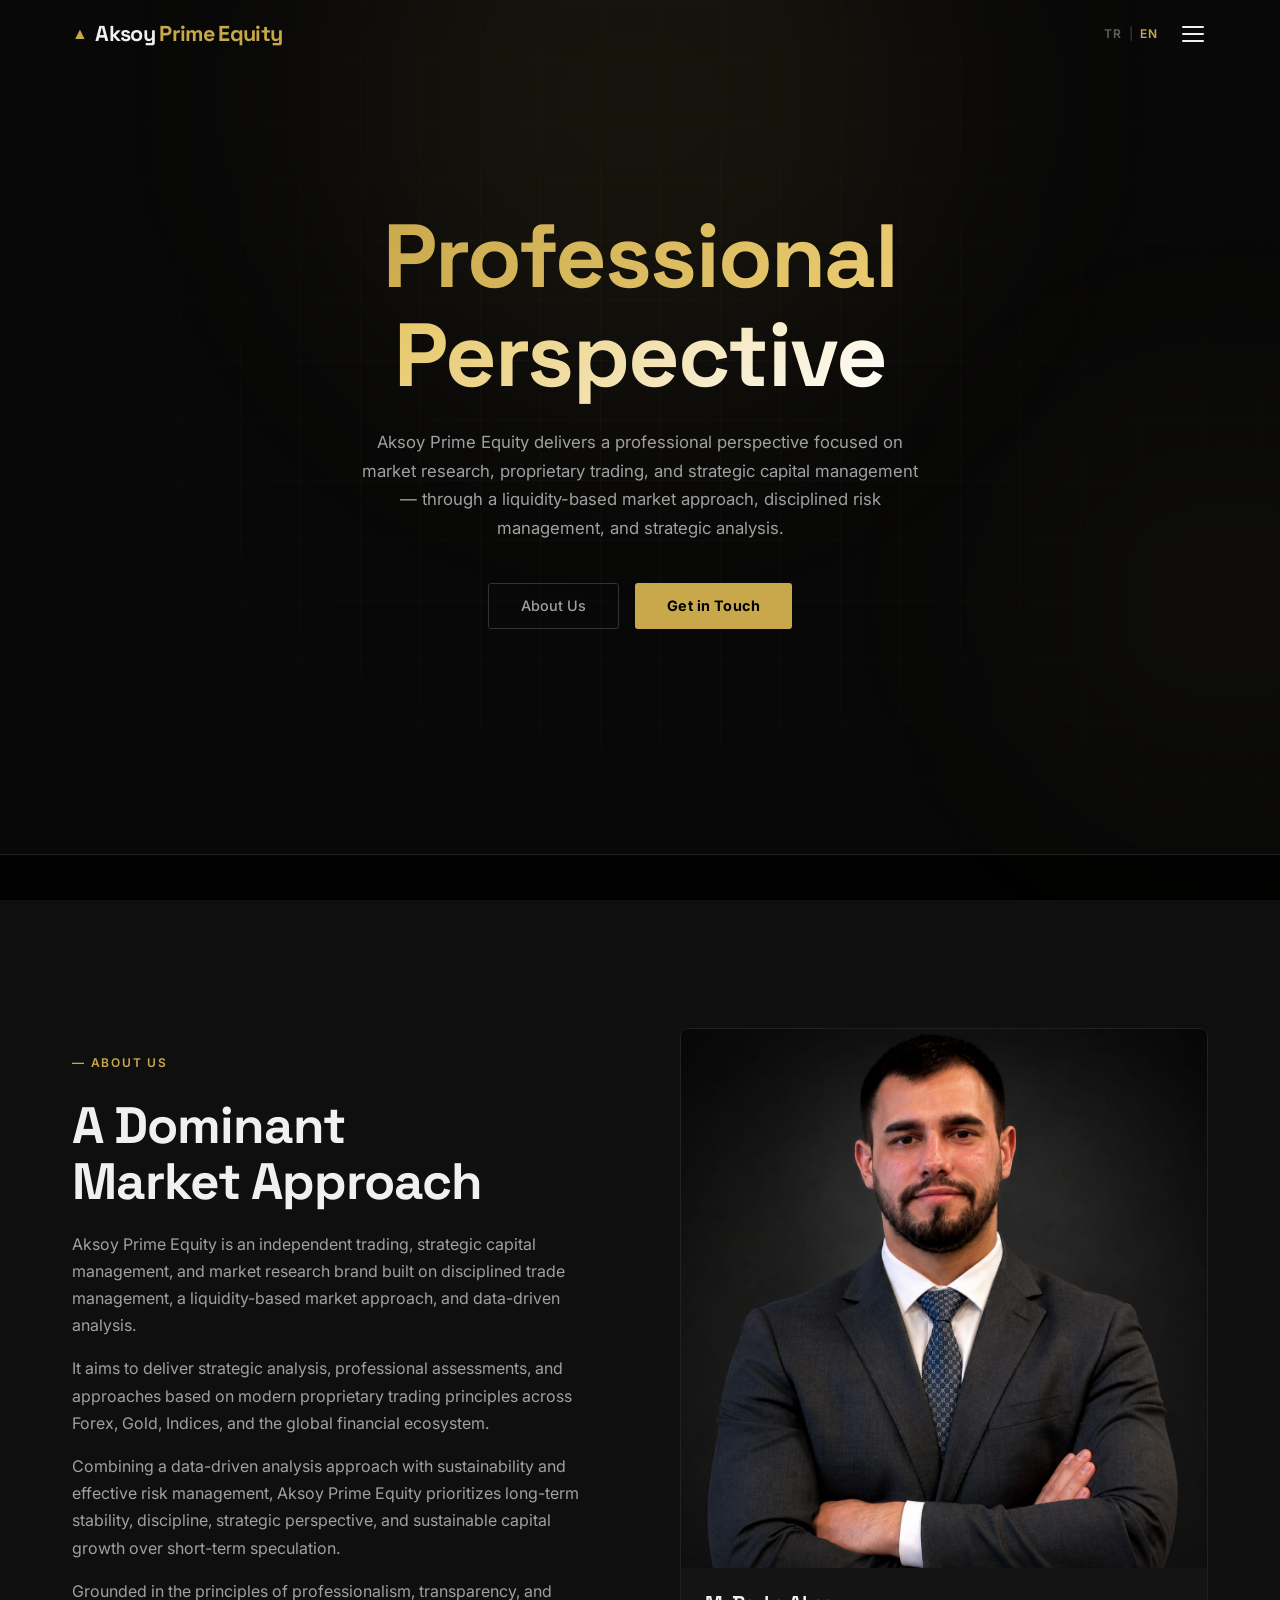
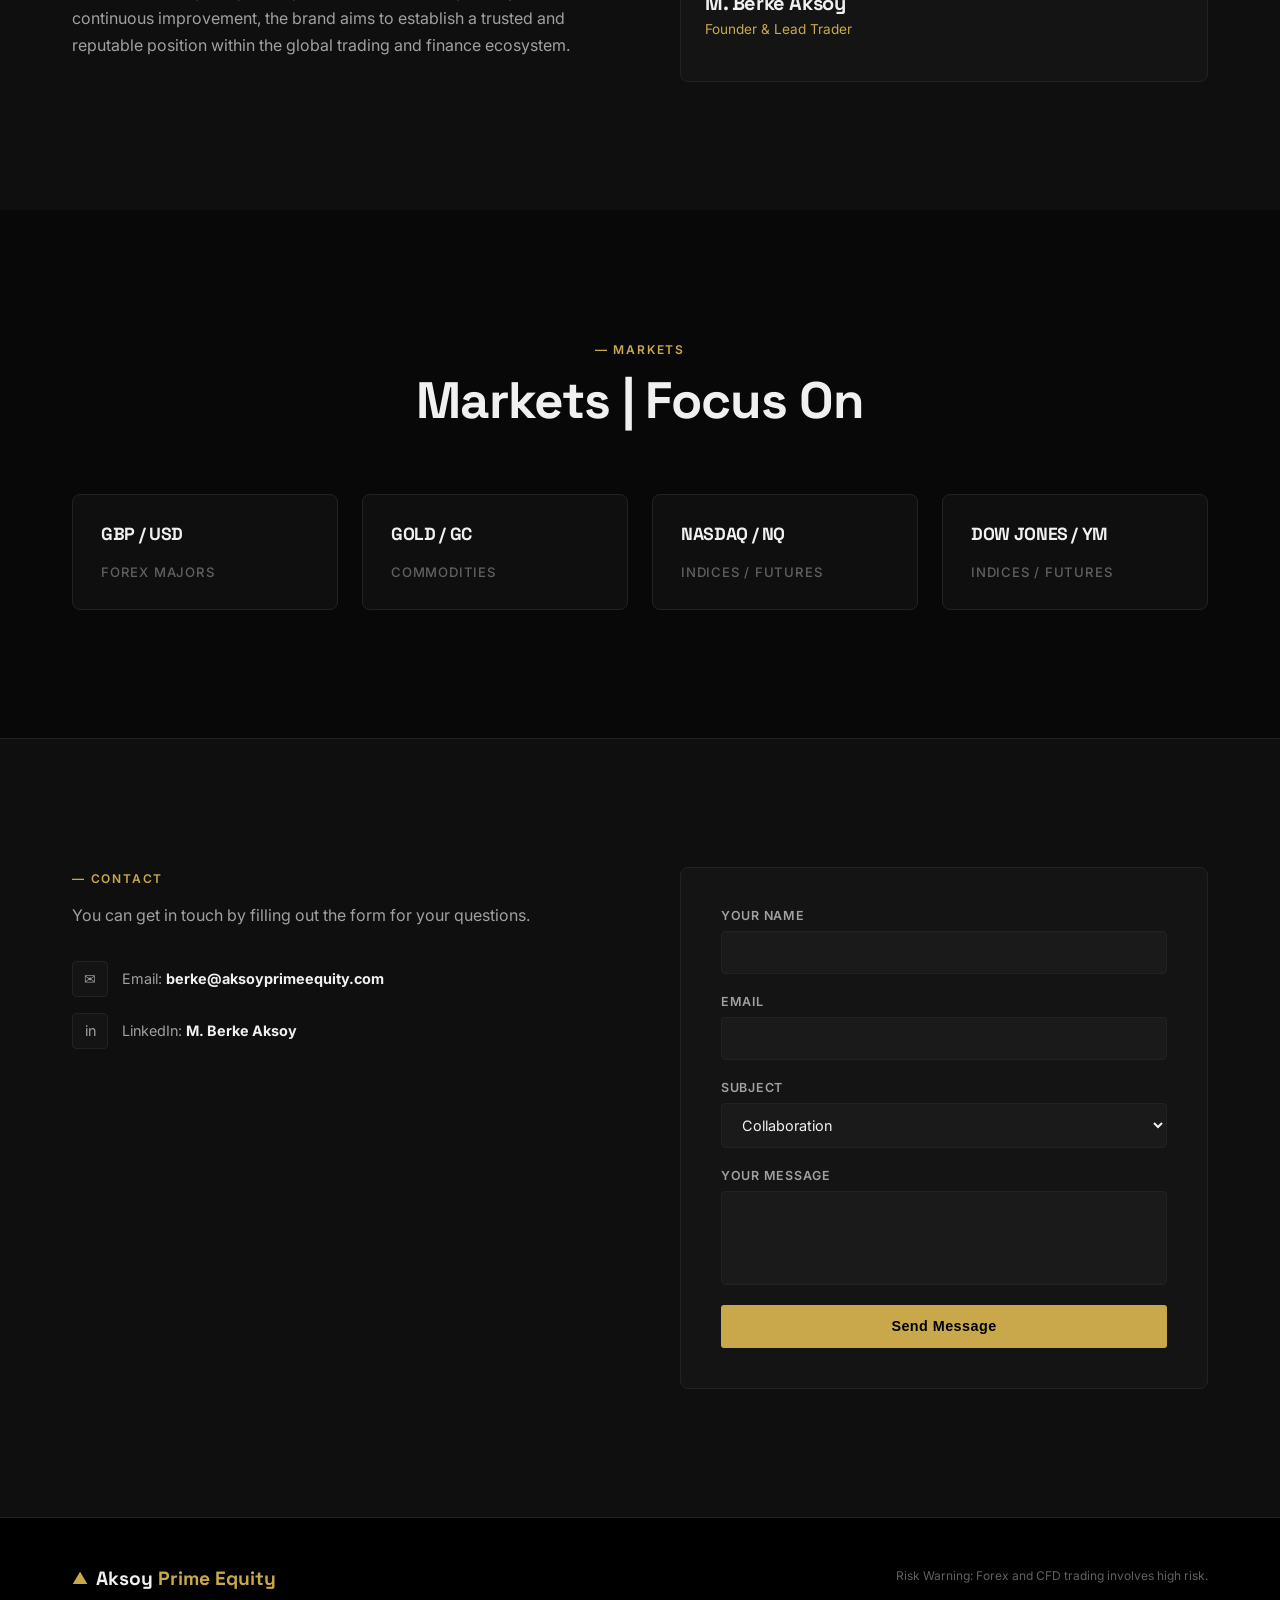
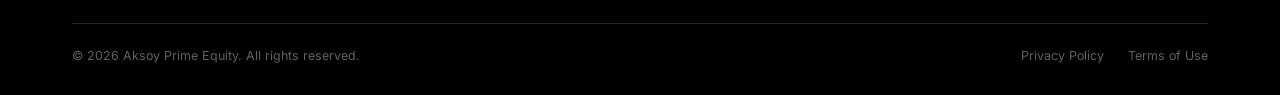
<file: index.html>
<!DOCTYPE html>
<html lang="en">
<head>
  <meta charset="UTF-8" />
  <meta name="viewport" content="width=device-width, initial-scale=1.0" />
  <title>Aksoy Prime Equity | Forex & Financial Markets</title>
  <link rel="preconnect" href="https://fonts.googleapis.com" />
  <link rel="preconnect" href="https://fonts.gstatic.com" crossorigin />
  <link href="https://fonts.googleapis.com/css2?family=Inter:wght@300;400;500;600;700;800;900&family=Space+Grotesk:wght@400;500;600;700&display=swap" rel="stylesheet" />
  <link rel="stylesheet" href="style.css" />
</head>
<body>

  <!-- NAVIGATION -->
  <nav class="navbar" id="navbar">
    <div class="nav-container">
      <a href="#" class="nav-logo">
        <span class="logo-icon">▲</span>
        <span class="logo-text">Aksoy <span class="accent">Prime Equity</span></span>
      </a>

      <div class="nav-right">
        <div class="lang-toggle">
          <button class="lang-btn active" id="btnTR" onclick="setLang('tr')">TR</button>
          <span class="lang-divider">|</span>
          <button class="lang-btn" id="btnEN" onclick="setLang('en')">EN</button>
        </div>
        <button class="hamburger" id="hamburger" aria-label="Menu">
          <span></span><span></span><span></span>
        </button>
      </div>

      <ul class="nav-links" id="navLinks">
        <li><a href="#about"          class="nav-link" data-tr="Hakkımızda" data-en="About">Hakkımızda</a></li>
        <li><a href="#markets"        class="nav-link" data-tr="Piyasalar"  data-en="Markets">Piyasalar</a></li>
        <li><a href="research.html"     class="nav-link nav-link-research" data-tr="Araştırma"   data-en="Research">Research</a></li>
        <li><a href="performance.html"  class="nav-link nav-link-research" data-tr="Performans"  data-en="Performance">Performance</a></li>
        <li><a href="media.html"        class="nav-link nav-link-research" data-tr="Medya"       data-en="Media">Media</a></li>
        <li><a href="#contact"        class="nav-link" data-tr="İletişim"   data-en="Contact">İletişim</a></li>
      </ul>
    </div>
  </nav>

  <!-- HERO -->
  <section class="hero" id="home">
    <div class="hero-bg">
      <div class="grid-overlay"></div>
      <div class="glow glow-1"></div>
      <div class="glow glow-2"></div>
    </div>

    <div class="hero-content">
      <h1 class="hero-title">
        <span class="gradient-text" data-tr="Profesyonel Perspektif" data-en="Professional Perspective">Profesyonel Perspektif</span>
      </h1>
      <p class="hero-sub"
         data-tr="Aksoy Prime Equity; likidite temelli piyasa yaklaşımı, disiplinli risk yönetimi ve stratejik analiz anlayışıyla piyasa araştırmaları, proprietary trading ve stratejik sermaye yönetimi odağında profesyonel bakış açısı sunmaktadır."
         data-en="Aksoy Prime Equity delivers a professional perspective focused on market research, proprietary trading, and strategic capital management — through a liquidity-based market approach, disciplined risk management, and strategic analysis.">
        Aksoy Prime Equity; likidite temelli piyasa yaklaşımı, disiplinli risk yönetimi ve stratejik analiz anlayışıyla piyasa araştırmaları, proprietary trading ve stratejik sermaye yönetimi odağında profesyonel bakış açısı sunmaktadır.
      </p>
      <div class="hero-actions">
        <a href="#about"   class="btn-ghost"    data-tr="Hakkımızda"   data-en="About Us">Hakkımızda</a>
        <a href="#contact" class="btn-primary"  data-tr="İletişime Geç" data-en="Get in Touch">İletişime Geç</a>
      </div>
    </div>

    <div class="hero-ticker">
      <div class="tradingview-widget-container" style="height:46px;">
        <div class="tradingview-widget-container__widget"></div>
        <script type="text/javascript" src="https://s3.tradingview.com/external-embedding/embed-widget-ticker-tape.js" async>
        {
          "symbols": [
            { "proName": "FX:GBPUSD",       "title": "GBP/USD"  },
            { "proName": "TVC:GOLD",         "title": "XAU/USD"  },
            { "proName": "FOREXCOM:SPXUSD",  "title": "S&P 500"  },
            { "proName": "FOREXCOM:NSXUSD",  "title": "NAS100"   },
            { "proName": "FOREXCOM:DJI",     "title": "US30"     },
            { "proName": "FX:EURUSD",        "title": "EUR/USD"  },
            { "proName": "TVC:SILVER",       "title": "XAG/USD"  },
            { "proName": "TVC:USOIL",        "title": "USOIL"    },
            { "proName": "BITSTAMP:BTCUSD",  "title": "BTC/USD"  },
            { "proName": "FX:USDJPY",        "title": "USD/JPY"  }
          ],
          "showSymbolLogo": false,
          "isTransparent": true,
          "displayMode": "adaptive",
          "colorTheme": "dark",
          "locale": "tr"
        }
        </script>
      </div>
    </div>
  </section>

  <!-- ABOUT -->
  <section class="section about-section" id="about">
    <div class="container">
      <div class="about-grid">
        <div class="about-text reveal">
          <span class="section-tag" data-tr="— Hakkımızda" data-en="— About Us">— Hakkımızda</span>
          <h2 data-tr="Piyasalara Hakim<br/>Bir Yaklaşım" data-en="A Dominant<br/>Market Approach">
            Piyasalara Hakim<br />Bir Yaklaşım
          </h2>
          <p data-tr="Aksoy Prime Equity; disiplinli işlem yönetimi, likidite temelli piyasa yaklaşımı ve veri odaklı analiz üzerine inşa edilmiş bağımsız bir trading, stratejik sermaye yönetimi ve piyasa araştırma markasıdır."
             data-en="Aksoy Prime Equity is an independent trading, strategic capital management, and market research brand built on disciplined trade management, a liquidity-based market approach, and data-driven analysis.">
            Aksoy Prime Equity; disiplinli işlem yönetimi, likidite temelli piyasa yaklaşımı ve veri odaklı analiz üzerine inşa edilmiş bağımsız bir trading, stratejik sermaye yönetimi ve piyasa araştırma markasıdır.
          </p>
          <p data-tr="Forex, Altın, Endeksler ve küresel finans ekosisteminde stratejik analiz, profesyonel değerlendirmeler ve modern proprietary trading prensiplerine dayalı yaklaşım sunmayı hedeflemektedir."
             data-en="It aims to deliver strategic analysis, professional assessments, and approaches based on modern proprietary trading principles across Forex, Gold, Indices, and the global financial ecosystem.">
            Forex, Altın, Endeksler ve küresel finans ekosisteminde stratejik analiz, profesyonel değerlendirmeler ve modern proprietary trading prensiplerine dayalı yaklaşım sunmayı hedeflemektedir.
          </p>
          <p data-tr="Veriye dayalı analiz anlayışını sürdürülebilirlik ve etkin risk yönetimi ile birleştiren Aksoy Prime Equity; kısa vadeli spekülasyondan ziyade uzun vadeli istikrar, disiplin, stratejik bakış açısı ve sermayenin sürdürülebilir şekilde büyütülmesini ön planda tutmaktadır."
             data-en="Combining a data-driven analysis approach with sustainability and effective risk management, Aksoy Prime Equity prioritizes long-term stability, discipline, strategic perspective, and sustainable capital growth over short-term speculation.">
            Veriye dayalı analiz anlayışını sürdürülebilirlik ve etkin risk yönetimi ile birleştiren Aksoy Prime Equity; kısa vadeli spekülasyondan ziyade uzun vadeli istikrar, disiplin, stratejik bakış açısı ve sermayenin sürdürülebilir şekilde büyütülmesini ön planda tutmaktadır.
          </p>
          <p data-tr="Profesyonellik, şeffaflık ve sürekli gelişim ilkelerini temel alan marka; küresel trading ve finans ekosisteminde güvenilir ve saygın bir konum oluşturmayı amaçlamaktadır."
             data-en="Grounded in the principles of professionalism, transparency, and continuous improvement, the brand aims to establish a trusted and reputable position within the global trading and finance ecosystem.">
            Profesyonellik, şeffaflık ve sürekli gelişim ilkelerini temel alan marka; küresel trading ve finans ekosisteminde güvenilir ve saygın bir konum oluşturmayı amaçlamaktadır.
          </p>
        </div>
        <div class="about-visual reveal delay-1">
          <div class="profile-card">
            <!-- ==========================================
                 FOTO 1 — Profil Fotoğrafı
                 Dosya adı: foto1.jpg
                 Klasör: web/foto1.jpg
                 Önerilen boyut: 400x400px (kare)
            =========================================== -->
            <div class="profile-img-wrap">
              <img src="foto1.jpg" alt="Profil Fotoğrafı" class="profile-img"
                   onerror="this.style.display='none';this.nextElementSibling.style.display='flex';" />
              <div class="profile-placeholder" style="display:none;">
                <span class="profile-initials">[AD]</span>
              </div>
            </div>
            <div class="profile-info">
              <h3 data-tr="M. Berke Aksoy" data-en="M. Berke Aksoy">M. Berke Aksoy</h3>
              <p data-tr="Founder & Lead Trader" data-en="Founder & Lead Trader">Founder & Lead Trader</p>
              <div class="profile-badges">
              </div>
            </div>
          </div>
        </div>
      </div>
    </div>
  </section>

  <!-- MARKETS -->
  <section class="section markets-section" id="markets">
    <div class="container">
      <div class="section-header reveal">
        <span class="section-tag" data-tr="— Piyasalar" data-en="— Markets">— Piyasalar</span>
        <h2 data-tr="Markets | Focus On" data-en="Markets | Focus On">
          Markets | Focus On
        </h2>
      </div>
      <div class="markets-grid">
        <div class="market-card reveal">
          <div class="market-top">
            <span class="market-pair">GBP / USD</span>
          </div>
          <span class="market-name" data-tr="Forex Majörler" data-en="Forex Majors">Forex Majörler</span>
        </div>
        <div class="market-card reveal delay-1">
          <div class="market-top">
            <span class="market-pair">GOLD / GC</span>
          </div>
          <span class="market-name" data-tr="Emtia" data-en="Commodities">Emtia</span>
        </div>
        <div class="market-card reveal delay-2">
          <div class="market-top">
            <span class="market-pair">NASDAQ / NQ</span>
          </div>
          <span class="market-name" data-tr="Endeksler / Vadeli İşlemler" data-en="Indices / Futures">Endeksler / Vadeli İşlemler</span>
        </div>
        <div class="market-card reveal delay-3">
          <div class="market-top">
            <span class="market-pair">DOW JONES / YM</span>
          </div>
          <span class="market-name" data-tr="Endeksler / Vadeli İşlemler" data-en="Indices / Futures">Endeksler / Vadeli İşlemler</span>
        </div>
      </div>
    </div>
  </section>

  <!-- CONTACT -->
  <section class="section contact-section" id="contact">
    <div class="container">
      <div class="contact-wrap reveal">
        <div class="contact-left">
          <span class="section-tag" data-tr="— İletişim" data-en="— Contact">— İletişim</span>
          <p data-tr="Sorularınız için formu doldurarak iletişime geçebilirsiniz."
             data-en="You can get in touch by filling out the form for your questions.">
            Sorularınız için formu doldurarak iletişime geçebilirsiniz.
          </p>
          <div class="contact-links">
            <a href="mailto:berke@aksoyprimeequity.com" class="contact-link">
              <span class="cl-icon">✉</span>
              <span><span data-tr="E-posta" data-en="Email">E-posta</span>: <strong>berke@aksoyprimeequity.com</strong></span>
            </a>
            <a href="https://www.linkedin.com/in/mberkeaksoy" target="_blank" class="contact-link">
              <span class="cl-icon">in</span>
              <span>LinkedIn: <strong>M. Berke Aksoy</strong></span>
            </a>
          </div>
        </div>
        <form class="contact-form reveal delay-1" id="contactForm" action="https://formspree.io/f/mjgzoyzp" method="POST">
          <div class="form-group">
            <label data-tr="Adınız" data-en="Your Name">Adınız</label>
            <input type="text" name="name" required />
          </div>
          <div class="form-group">
            <label data-tr="E-posta" data-en="Email">E-posta</label>
            <input type="email" name="email" required />
          </div>
          <div class="form-group">
            <label data-tr="Konu" data-en="Subject">Konu</label>
            <select name="subject">
              <option data-tr="İşbirliği" data-en="Collaboration">İşbirliği</option>
              <option data-tr="Genel Soru" data-en="General Inquiry">Genel Soru</option>
              <option data-tr="Diğer" data-en="Other">Diğer</option>
            </select>
          </div>
          <div class="form-group">
            <label data-tr="Mesajınız" data-en="Your Message">Mesajınız</label>
            <textarea name="message" rows="4" required></textarea>
          </div>
          <button type="submit" class="btn-primary full" data-tr="Gönder" data-en="Send Message">Gönder</button>
        </form>
      </div>
    </div>
  </section>

  <!-- FOOTER -->
  <footer class="footer">
    <div class="container">
      <div class="footer-top">
        <div class="footer-brand">
          <div class="footer-logo">
            <span class="logo-icon">▲</span>
            <span class="logo-text">Aksoy <span class="accent">Prime Equity</span></span>
          </div>
        </div>
        <div class="footer-disclaimer">
          <p data-tr="Risk Uyarısı: Forex ve CFD işlemleri yüksek risk içerir."
             data-en="Risk Warning: Forex and CFD trading involves high risk.">
            Risk Uyarısı: Forex ve CFD işlemleri yüksek risk içerir.
          </p>
        </div>
      </div>
      <div class="footer-bottom">
        <span>© 2026 Aksoy Prime Equity. <span data-tr="Tüm hakları saklıdır." data-en="All rights reserved.">Tüm hakları saklıdır.</span></span>
        <div class="footer-links">
          <a href="#" onclick="openModal('modalPrivacy'); return false;" data-tr="Gizlilik Politikası" data-en="Privacy Policy">Gizlilik Politikası</a>
          <a href="#" onclick="openModal('modalTerms'); return false;" data-tr="Kullanım Koşulları" data-en="Terms of Use">Kullanım Koşulları</a>
        </div>
      </div>
    </div>
  </footer>

  <!-- MODAL: Gizlilik Politikası / Privacy Policy -->
  <div class="modal-overlay" id="modalPrivacy" onclick="handleOverlayClick(event, 'modalPrivacy')">
    <div class="modal-box">
      <button class="modal-close" onclick="closeModal('modalPrivacy')">&times;</button>

      <div class="lang-tr">
        <h3 class="modal-title">Gizlilik Politikası</h3>
        <p class="modal-date">Son Güncelleme: Mayıs 2026</p>
        <p>Aksoy Prime Equity olarak ziyaretçilerimizin gizliliğine önem veriyoruz. Bu politika, web sitemiz üzerinden paylaşılan bilgilerin nasıl toplandığını, kullanıldığını ve korunduğunu açıklamaktadır.</p>
        <h4>Toplanan Bilgiler</h4>
        <p>Web sitemizde yer alan iletişim formu aracılığıyla aşağıdaki bilgiler toplanabilir:</p>
        <ul><li>İsim</li><li>E-posta adresi</li><li>Mesaj içeriği</li></ul>
        <h4>Bilgilerin Kullanımı</h4>
        <p>Toplanan bilgiler yalnızca:</p>
        <ul><li>İletişim taleplerine dönüş yapmak,</li><li>İş birliği ve araştırma süreçlerini yürütmek,</li><li>Kullanıcı deneyimini geliştirmek</li></ul>
        <p>amacıyla kullanılmaktadır.</p>
        <h4>Veri Güvenliği</h4>
        <p>Kullanıcı bilgilerinin güvenliği bizim için önemlidir. Veriler üçüncü taraflarla satılmaz veya paylaşılmaz.</p>
        <h4>Çerezler (Cookies)</h4>
        <p>Web sitemiz kullanıcı deneyimini geliştirmek ve temel analiz süreçleri için çerez teknolojilerini kullanabilir.</p>
        <h4>Üçüncü Taraf Hizmetler</h4>
        <p>Site içerisinde TradingView gibi üçüncü taraf servisler kullanılabilir. Bu servislerin kendi gizlilik politikaları geçerlidir.</p>
        <h4>İletişim</h4>
        <p>Gizlilik politikasıyla ilgili sorularınız için: <a href="mailto:berke@aksoyprimeequity.com">berke@aksoyprimeequity.com</a></p>
      </div>

      <div class="lang-en">
        <h3 class="modal-title">Privacy Policy</h3>
        <p class="modal-date">Last Updated: May 2026</p>
        <p>At Aksoy Prime Equity, we value the privacy of our visitors. This policy explains how information shared through our website is collected, used, and protected.</p>
        <h4>Information Collected</h4>
        <p>The following information may be collected through the contact form on our website:</p>
        <ul><li>Name</li><li>Email address</li><li>Message content</li></ul>
        <h4>Use of Information</h4>
        <p>Collected information is used solely for:</p>
        <ul><li>Responding to contact requests,</li><li>Managing collaboration and research processes,</li><li>Improving user experience</li></ul>
        <h4>Data Security</h4>
        <p>The security of user information is important to us. Data is not sold or shared with third parties.</p>
        <h4>Cookies</h4>
        <p>Our website may use cookie technologies to improve user experience and for basic analytics purposes.</p>
        <h4>Third-Party Services</h4>
        <p>Third-party services such as TradingView may be used on the site. Their own privacy policies apply.</p>
        <h4>Contact</h4>
        <p>For questions regarding the privacy policy: <a href="mailto:berke@aksoyprimeequity.com">berke@aksoyprimeequity.com</a></p>
      </div>
    </div>
  </div>

  <!-- MODAL: Kullanım Koşulları / Terms of Use -->
  <div class="modal-overlay" id="modalTerms" onclick="handleOverlayClick(event, 'modalTerms')">
    <div class="modal-box">
      <button class="modal-close" onclick="closeModal('modalTerms')">&times;</button>

      <div class="lang-tr">
        <h3 class="modal-title">Kullanım Koşulları</h3>
        <p class="modal-date">Son Güncelleme: Mayıs 2026</p>
        <p>Aksoy Prime Equity web sitesini kullanan tüm ziyaretçiler aşağıdaki koşulları kabul etmiş sayılır.</p>
        <h4>Bilgilendirme Amaçlı İçerik</h4>
        <p>Web sitesinde yer alan tüm içerikler yalnızca genel bilgilendirme ve piyasa araştırması amacıyla sunulmaktadır. Hiçbir içerik:</p>
        <ul><li>yatırım tavsiyesi,</li><li>portföy yönetimi hizmeti,</li><li>finansal danışmanlık</li></ul>
        <p>niteliği taşımaz.</p>
        <h4>Risk Uyarısı</h4>
        <p>Forex, CFD, emtia ve endeks işlemleri yüksek risk içerir. Finansal piyasalarda işlem yapmak sermaye kaybına yol açabilir. Geçmiş performans gelecekteki sonuçların garantisi değildir.</p>
        <h4>Sorumluluk Reddi</h4>
        <p>Aksoy Prime Equity, site üzerinde paylaşılan bilgi ve analizlerin kullanımından doğabilecek doğrudan veya dolaylı zararlardan sorumlu tutulamaz.</p>
        <h4>Fikri Mülkiyet</h4>
        <p>Web sitesinde yer alan tüm içerik, tasarım, metin ve görseller Aksoy Prime Equity'e aittir. İzinsiz kopyalanamaz veya dağıtılamaz.</p>
        <h4>Değişiklik Hakkı</h4>
        <p>Aksoy Prime Equity, kullanım koşullarını ve site içeriğini önceden bildirim yapmaksızın güncelleme hakkını saklı tutar.</p>
        <h4>İletişim</h4>
        <p>Her türlü soru için: <a href="mailto:berke@aksoyprimeequity.com">berke@aksoyprimeequity.com</a></p>
      </div>

      <div class="lang-en">
        <h3 class="modal-title">Terms of Use</h3>
        <p class="modal-date">Last Updated: May 2026</p>
        <p>All visitors using the Aksoy Prime Equity website are deemed to have accepted the following terms.</p>
        <h4>Informational Content</h4>
        <p>All content on the website is provided solely for general information and market research purposes. No content constitutes:</p>
        <ul><li>investment advice,</li><li>portfolio management services,</li><li>financial advisory services</li></ul>
        <h4>Risk Warning</h4>
        <p>Forex, CFD, commodity, and index trading involves high risk. Trading in financial markets can lead to capital losses. Past performance is not a guarantee of future results.</p>
        <h4>Disclaimer</h4>
        <p>Aksoy Prime Equity cannot be held liable for any direct or indirect damages arising from the use of information and analyses shared on the site.</p>
        <h4>Intellectual Property</h4>
        <p>All content, design, text, and images on the website belong to Aksoy Prime Equity. They may not be copied or distributed without permission.</p>
        <h4>Right to Modify</h4>
        <p>Aksoy Prime Equity reserves the right to update the terms of use and site content without prior notice.</p>
        <h4>Contact</h4>
        <p>For any questions: <a href="mailto:berke@aksoyprimeequity.com">berke@aksoyprimeequity.com</a></p>
      </div>
    </div>
  </div>

  <script src="script.js"></script>
</body>
</html>
</file>
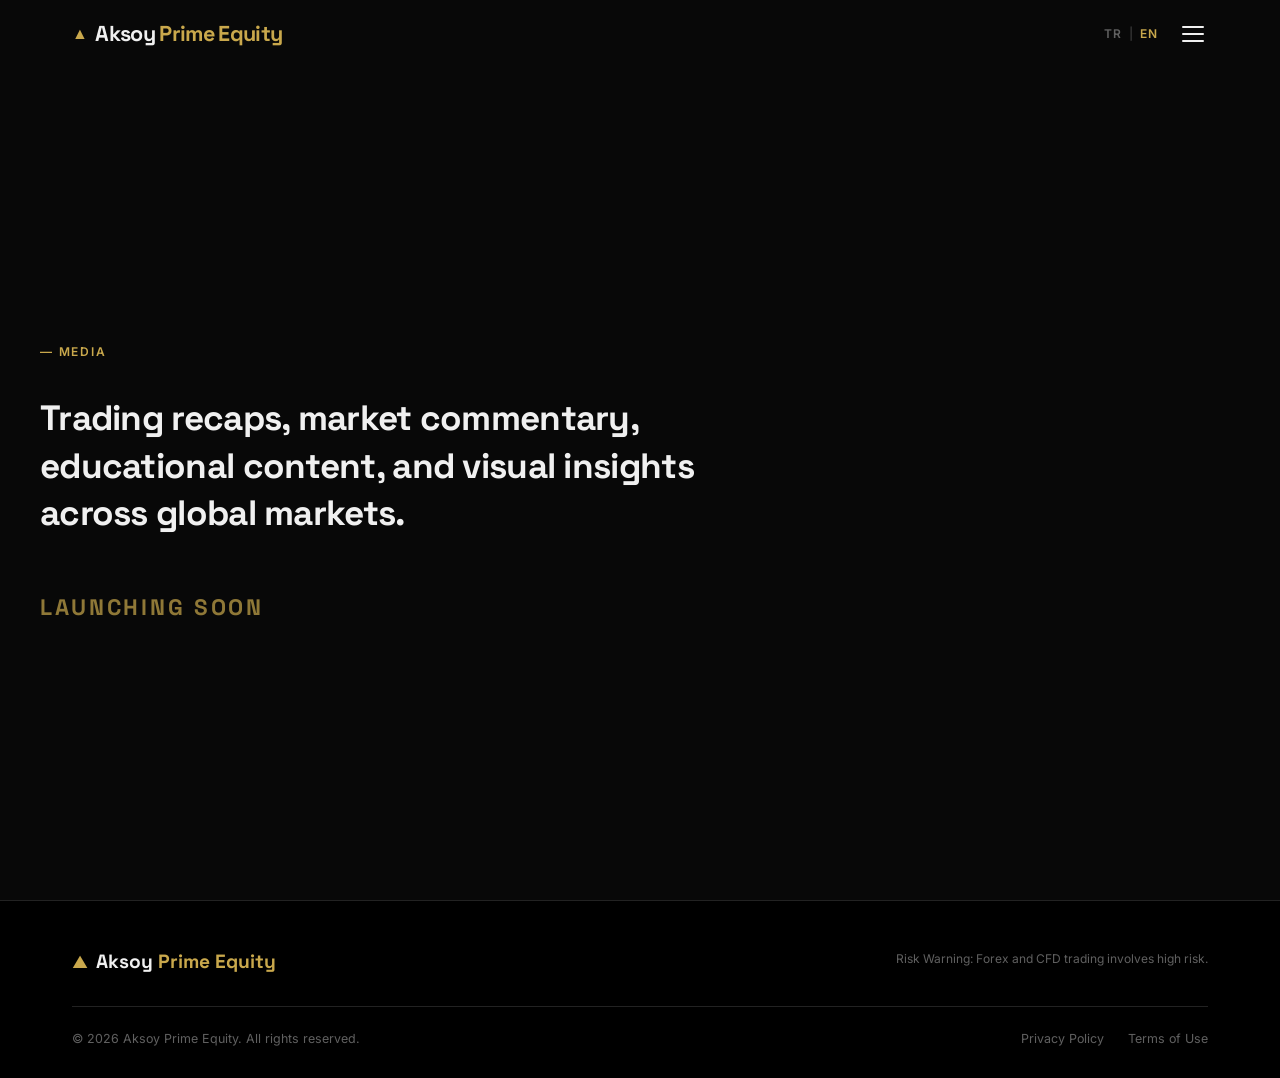
<file: media.html>
<!DOCTYPE html>
<html lang="en">
<head>
  <meta charset="UTF-8" />
  <meta name="viewport" content="width=device-width, initial-scale=1.0" />
  <title>Media | Aksoy Prime Equity</title>
  <link rel="preconnect" href="https://fonts.googleapis.com" />
  <link rel="preconnect" href="https://fonts.gstatic.com" crossorigin />
  <link href="https://fonts.googleapis.com/css2?family=Inter:wght@300;400;500;600;700;800;900&family=Space+Grotesk:wght@400;500;600;700&display=swap" rel="stylesheet" />
  <link rel="stylesheet" href="style.css" />
  <style>
    .research-page { min-height: 100vh; padding-top: 6rem; }
    .research-simple {
      display: flex;
      flex-direction: column;
      justify-content: center;
      min-height: calc(100vh - 10rem);
      padding: 8rem 0 6rem;
    }
    .research-simple-heading {
      font-family: 'Space Grotesk', sans-serif;
      font-size: clamp(1.4rem, 3vw, 2.2rem) !important;
      font-weight: 700;
      color: #f0f0f0;
      line-height: 1.35;
      letter-spacing: -0.02em;
      max-width: 720px;
      margin: 1rem 0 3rem;
    }
    .launching-big {
      font-family: 'Space Grotesk', sans-serif;
      font-size: clamp(1rem, 2vw, 1.4rem) !important;
      font-weight: 700;
      letter-spacing: 0.12em;
      text-transform: uppercase;
      color: #c9a84c;
      opacity: 0.7;
      margin-top: 0.5rem;
    }
    .nav-link-research { color: #a0a0a0 !important; }
  </style>
</head>
<body>

  <!-- NAVIGATION -->
  <nav class="navbar" id="navbar">
    <div class="nav-container">
      <a href="index.html" class="nav-logo">
        <span class="logo-icon">▲</span>
        <span class="logo-text">Aksoy <span class="accent">Prime Equity</span></span>
      </a>

      <div class="nav-right">
        <div class="lang-toggle">
          <button class="lang-btn active" id="btnTR" onclick="setLang('tr')">TR</button>
          <span class="lang-divider">|</span>
          <button class="lang-btn" id="btnEN" onclick="setLang('en')">EN</button>
        </div>
        <button class="hamburger" id="hamburger" aria-label="Menu">
          <span></span><span></span><span></span>
        </button>
      </div>

      <ul class="nav-links" id="navLinks">
        <li><a href="index.html#about"   class="nav-link" data-tr="Hakkımızda" data-en="About">Hakkımızda</a></li>
        <li><a href="index.html#markets" class="nav-link" data-tr="Piyasalar"  data-en="Markets">Piyasalar</a></li>
        <li><a href="research.html"     class="nav-link nav-link-research" data-tr="Araştırma"  data-en="Research">Research</a></li>
        <li><a href="performance.html"  class="nav-link nav-link-research" data-tr="Performans" data-en="Performance">Performance</a></li>
        <li><a href="media.html"        class="nav-link nav-link-research" data-tr="Medya"      data-en="Media">Media</a></li>
        <li><a href="index.html#contact" class="nav-link" data-tr="İletişim"   data-en="Contact">İletişim</a></li>
      </ul>
    </div>
  </nav>

  <!-- MEDIA CONTENT -->
  <div class="research-page">
    <div class="container research-simple">
      <p class="section-tag" data-tr="— Medya" data-en="— Media">— Media</p>
      <h2 class="research-simple-heading"
          data-tr="Küresel piyasalarda işlem özetleri, piyasa yorumları, eğitim içerikleri ve görsel bakış açıları."
          data-en="Trading recaps, market commentary, educational content, and visual insights across global markets.">
        Trading recaps, market commentary, educational content, and visual insights across global markets.
      </h2>
      <div class="launching-big" data-tr="Çok Yakında" data-en="Launching Soon">Launching Soon</div>
    </div>
  </div>

  <!-- FOOTER -->
  <footer class="footer">
    <div class="container">
      <div class="footer-top">
        <div class="footer-brand">
          <div class="footer-logo">
            <span class="logo-icon">▲</span>
            <span class="logo-text">Aksoy <span class="accent">Prime Equity</span></span>
          </div>
        </div>
        <div class="footer-disclaimer">
          <p data-tr="Risk Uyarısı: Forex ve CFD işlemleri yüksek risk içerir."
             data-en="Risk Warning: Forex and CFD trading involves high risk.">
            Risk Warning: Forex and CFD trading involves high risk.
          </p>
        </div>
      </div>
      <div class="footer-bottom">
        <span>© 2026 Aksoy Prime Equity. <span data-tr="Tüm hakları saklıdır." data-en="All rights reserved.">All rights reserved.</span></span>
        <div class="footer-links">
          <a href="#" onclick="openModal('modalPrivacy'); return false;" data-tr="Gizlilik Politikası" data-en="Privacy Policy">Privacy Policy</a>
          <a href="#" onclick="openModal('modalTerms'); return false;" data-tr="Kullanım Koşulları" data-en="Terms of Use">Terms of Use</a>
        </div>
      </div>
    </div>
  </footer>

  <!-- MODAL: Gizlilik Politikası / Privacy Policy -->
  <div class="modal-overlay" id="modalPrivacy" onclick="handleOverlayClick(event, 'modalPrivacy')">
    <div class="modal-box">
      <button class="modal-close" onclick="closeModal('modalPrivacy')">&times;</button>
      <div class="lang-tr">
        <h3 class="modal-title">Gizlilik Politikası</h3>
        <p class="modal-date">Son Güncelleme: Mayıs 2026</p>
        <p>Aksoy Prime Equity olarak ziyaretçilerimizin gizliliğine önem veriyoruz.</p>
        <h4>Toplanan Bilgiler</h4>
        <ul><li>İsim</li><li>E-posta adresi</li><li>Mesaj içeriği</li></ul>
        <h4>Veri Güvenliği</h4>
        <p>Veriler üçüncü taraflarla satılmaz veya paylaşılmaz.</p>
        <h4>İletişim</h4>
        <p><a href="mailto:berke@aksoyprimeequity.com">berke@aksoyprimeequity.com</a></p>
      </div>
      <div class="lang-en">
        <h3 class="modal-title">Privacy Policy</h3>
        <p class="modal-date">Last Updated: May 2026</p>
        <p>At Aksoy Prime Equity, we value the privacy of our visitors.</p>
        <h4>Information Collected</h4>
        <ul><li>Name</li><li>Email address</li><li>Message content</li></ul>
        <h4>Data Security</h4>
        <p>Data is not sold or shared with third parties.</p>
        <h4>Contact</h4>
        <p><a href="mailto:berke@aksoyprimeequity.com">berke@aksoyprimeequity.com</a></p>
      </div>
    </div>
  </div>

  <!-- MODAL: Kullanım Koşulları / Terms of Use -->
  <div class="modal-overlay" id="modalTerms" onclick="handleOverlayClick(event, 'modalTerms')">
    <div class="modal-box">
      <button class="modal-close" onclick="closeModal('modalTerms')">&times;</button>
      <div class="lang-tr">
        <h3 class="modal-title">Kullanım Koşulları</h3>
        <p class="modal-date">Son Güncelleme: Mayıs 2026</p>
        <p>Aksoy Prime Equity web sitesini kullanan tüm ziyaretçiler aşağıdaki koşulları kabul etmiş sayılır.</p>
        <h4>Risk Uyarısı</h4>
        <p>Forex, CFD, emtia ve endeks işlemleri yüksek risk içerir.</p>
        <h4>İletişim</h4>
        <p><a href="mailto:berke@aksoyprimeequity.com">berke@aksoyprimeequity.com</a></p>
      </div>
      <div class="lang-en">
        <h3 class="modal-title">Terms of Use</h3>
        <p class="modal-date">Last Updated: May 2026</p>
        <p>All visitors using the Aksoy Prime Equity website are deemed to have accepted the following terms.</p>
        <h4>Risk Warning</h4>
        <p>Forex, CFD, commodity, and index trading involves high risk.</p>
        <h4>Contact</h4>
        <p><a href="mailto:berke@aksoyprimeequity.com">berke@aksoyprimeequity.com</a></p>
      </div>
    </div>
  </div>

  <script src="script.js"></script>
</body>
</html>
</file>
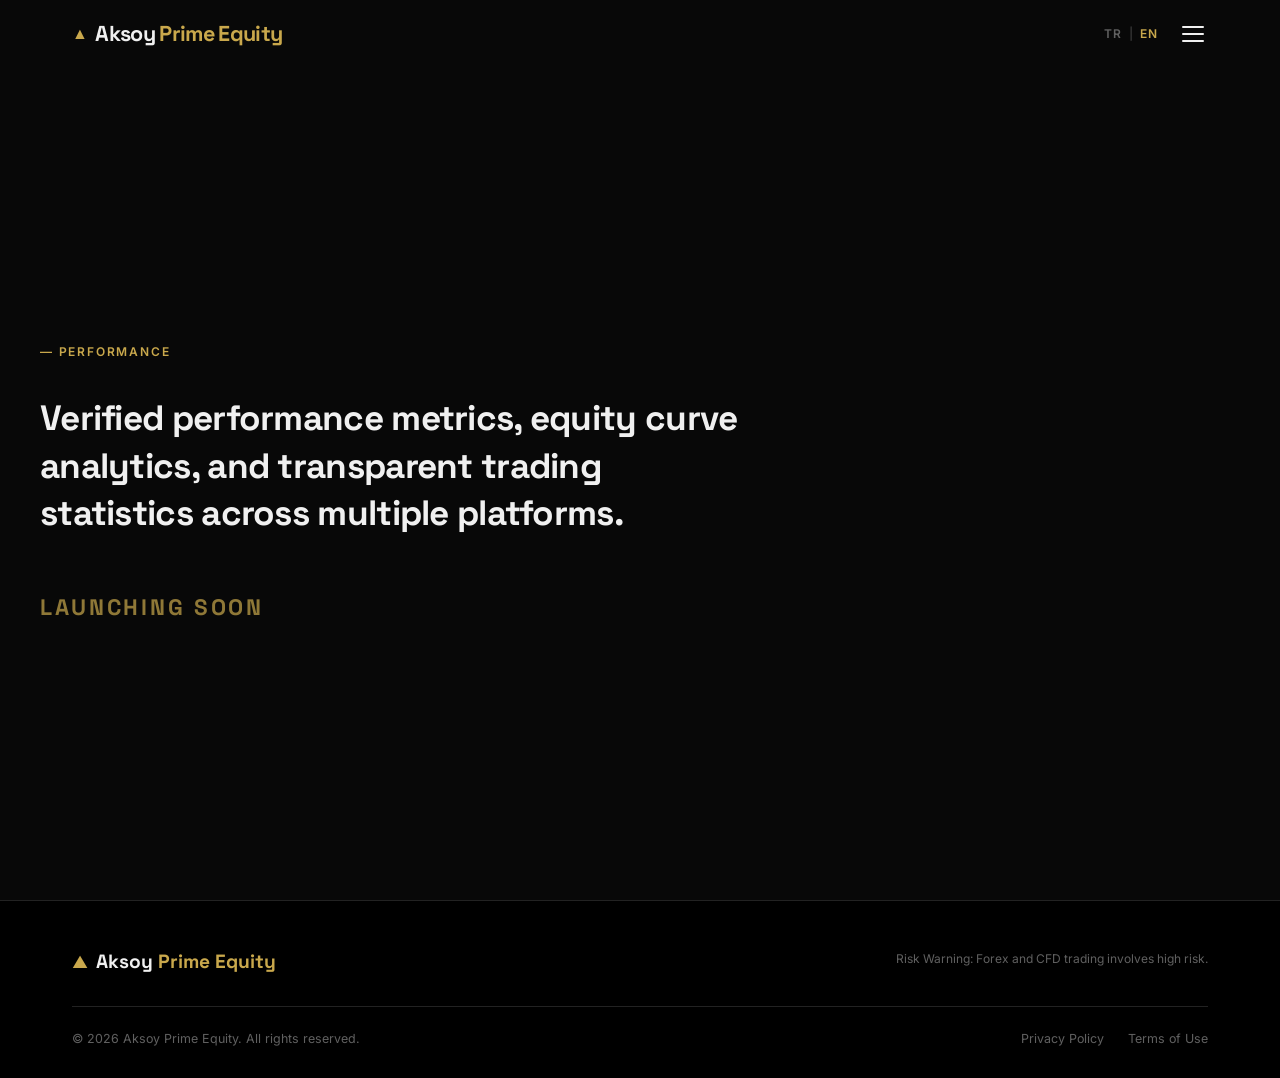
<file: performance.html>
<!DOCTYPE html>
<html lang="en">
<head>
  <meta charset="UTF-8" />
  <meta name="viewport" content="width=device-width, initial-scale=1.0" />
  <title>Performance | Aksoy Prime Equity</title>
  <link rel="preconnect" href="https://fonts.googleapis.com" />
  <link rel="preconnect" href="https://fonts.gstatic.com" crossorigin />
  <link href="https://fonts.googleapis.com/css2?family=Inter:wght@300;400;500;600;700;800;900&family=Space+Grotesk:wght@400;500;600;700&display=swap" rel="stylesheet" />
  <link rel="stylesheet" href="style.css" />
  <style>
    .research-page { min-height: 100vh; padding-top: 6rem; }
    .research-simple {
      display: flex;
      flex-direction: column;
      justify-content: center;
      min-height: calc(100vh - 10rem);
      padding: 8rem 0 6rem;
    }
    .research-simple-heading {
      font-family: 'Space Grotesk', sans-serif;
      font-size: clamp(1.4rem, 3vw, 2.2rem) !important;
      font-weight: 700;
      color: #f0f0f0;
      line-height: 1.35;
      letter-spacing: -0.02em;
      max-width: 720px;
      margin: 1rem 0 3rem;
    }
    .launching-big {
      font-family: 'Space Grotesk', sans-serif;
      font-size: clamp(1rem, 2vw, 1.4rem) !important;
      font-weight: 700;
      letter-spacing: 0.12em;
      text-transform: uppercase;
      color: #c9a84c;
      opacity: 0.7;
      margin-top: 0.5rem;
    }
    .nav-link-research { color: #a0a0a0 !important; }
  </style>
</head>
<body>

  <!-- NAVIGATION -->
  <nav class="navbar" id="navbar">
    <div class="nav-container">
      <a href="index.html" class="nav-logo">
        <span class="logo-icon">▲</span>
        <span class="logo-text">Aksoy <span class="accent">Prime Equity</span></span>
      </a>

      <div class="nav-right">
        <div class="lang-toggle">
          <button class="lang-btn active" id="btnTR" onclick="setLang('tr')">TR</button>
          <span class="lang-divider">|</span>
          <button class="lang-btn" id="btnEN" onclick="setLang('en')">EN</button>
        </div>
        <button class="hamburger" id="hamburger" aria-label="Menu">
          <span></span><span></span><span></span>
        </button>
      </div>

      <ul class="nav-links" id="navLinks">
        <li><a href="index.html#about"   class="nav-link" data-tr="Hakkımızda" data-en="About">Hakkımızda</a></li>
        <li><a href="index.html#markets" class="nav-link" data-tr="Piyasalar"  data-en="Markets">Piyasalar</a></li>
        <li><a href="research.html"     class="nav-link nav-link-research" data-tr="Araştırma"  data-en="Research">Research</a></li>
        <li><a href="performance.html"  class="nav-link nav-link-research" data-tr="Performans" data-en="Performance">Performance</a></li>
        <li><a href="media.html"        class="nav-link nav-link-research" data-tr="Medya"      data-en="Media">Media</a></li>
        <li><a href="index.html#contact" class="nav-link" data-tr="İletişim"   data-en="Contact">İletişim</a></li>
      </ul>
    </div>
  </nav>

  <!-- PERFORMANCE CONTENT -->
  <div class="research-page">
    <div class="container research-simple">
      <p class="section-tag" data-tr="— Performans" data-en="— Performance">— Performance</p>
      <h2 class="research-simple-heading"
          data-tr="Doğrulanmış performans metrikleri, özkaynak eğrisi analitiği ve birden fazla platform genelinde şeffaf işlem istatistikleri."
          data-en="Verified performance metrics, equity curve analytics, and transparent trading statistics across multiple platforms.">
        Verified performance metrics, equity curve analytics, and transparent trading statistics across multiple platforms.
      </h2>
      <div class="launching-big" data-tr="Çok Yakında" data-en="Launching Soon">Launching Soon</div>
    </div>
  </div>

  <!-- FOOTER -->
  <footer class="footer">
    <div class="container">
      <div class="footer-top">
        <div class="footer-brand">
          <div class="footer-logo">
            <span class="logo-icon">▲</span>
            <span class="logo-text">Aksoy <span class="accent">Prime Equity</span></span>
          </div>
        </div>
        <div class="footer-disclaimer">
          <p data-tr="Risk Uyarısı: Forex ve CFD işlemleri yüksek risk içerir."
             data-en="Risk Warning: Forex and CFD trading involves high risk.">
            Risk Warning: Forex and CFD trading involves high risk.
          </p>
        </div>
      </div>
      <div class="footer-bottom">
        <span>© 2026 Aksoy Prime Equity. <span data-tr="Tüm hakları saklıdır." data-en="All rights reserved.">All rights reserved.</span></span>
        <div class="footer-links">
          <a href="#" onclick="openModal('modalPrivacy'); return false;" data-tr="Gizlilik Politikası" data-en="Privacy Policy">Privacy Policy</a>
          <a href="#" onclick="openModal('modalTerms'); return false;" data-tr="Kullanım Koşulları" data-en="Terms of Use">Terms of Use</a>
        </div>
      </div>
    </div>
  </footer>

  <!-- MODAL: Gizlilik Politikası / Privacy Policy -->
  <div class="modal-overlay" id="modalPrivacy" onclick="handleOverlayClick(event, 'modalPrivacy')">
    <div class="modal-box">
      <button class="modal-close" onclick="closeModal('modalPrivacy')">&times;</button>
      <div class="lang-tr">
        <h3 class="modal-title">Gizlilik Politikası</h3>
        <p class="modal-date">Son Güncelleme: Mayıs 2026</p>
        <p>Aksoy Prime Equity olarak ziyaretçilerimizin gizliliğine önem veriyoruz.</p>
        <h4>Toplanan Bilgiler</h4>
        <ul><li>İsim</li><li>E-posta adresi</li><li>Mesaj içeriği</li></ul>
        <h4>Veri Güvenliği</h4>
        <p>Veriler üçüncü taraflarla satılmaz veya paylaşılmaz.</p>
        <h4>İletişim</h4>
        <p><a href="mailto:berke@aksoyprimeequity.com">berke@aksoyprimeequity.com</a></p>
      </div>
      <div class="lang-en">
        <h3 class="modal-title">Privacy Policy</h3>
        <p class="modal-date">Last Updated: May 2026</p>
        <p>At Aksoy Prime Equity, we value the privacy of our visitors.</p>
        <h4>Information Collected</h4>
        <ul><li>Name</li><li>Email address</li><li>Message content</li></ul>
        <h4>Data Security</h4>
        <p>Data is not sold or shared with third parties.</p>
        <h4>Contact</h4>
        <p><a href="mailto:berke@aksoyprimeequity.com">berke@aksoyprimeequity.com</a></p>
      </div>
    </div>
  </div>

  <!-- MODAL: Kullanım Koşulları / Terms of Use -->
  <div class="modal-overlay" id="modalTerms" onclick="handleOverlayClick(event, 'modalTerms')">
    <div class="modal-box">
      <button class="modal-close" onclick="closeModal('modalTerms')">&times;</button>
      <div class="lang-tr">
        <h3 class="modal-title">Kullanım Koşulları</h3>
        <p class="modal-date">Son Güncelleme: Mayıs 2026</p>
        <p>Aksoy Prime Equity web sitesini kullanan tüm ziyaretçiler aşağıdaki koşulları kabul etmiş sayılır.</p>
        <h4>Risk Uyarısı</h4>
        <p>Forex, CFD, emtia ve endeks işlemleri yüksek risk içerir.</p>
        <h4>İletişim</h4>
        <p><a href="mailto:berke@aksoyprimeequity.com">berke@aksoyprimeequity.com</a></p>
      </div>
      <div class="lang-en">
        <h3 class="modal-title">Terms of Use</h3>
        <p class="modal-date">Last Updated: May 2026</p>
        <p>All visitors using the Aksoy Prime Equity website are deemed to have accepted the following terms.</p>
        <h4>Risk Warning</h4>
        <p>Forex, CFD, commodity, and index trading involves high risk.</p>
        <h4>Contact</h4>
        <p><a href="mailto:berke@aksoyprimeequity.com">berke@aksoyprimeequity.com</a></p>
      </div>
    </div>
  </div>

  <script src="script.js"></script>
</body>
</html>
</file>
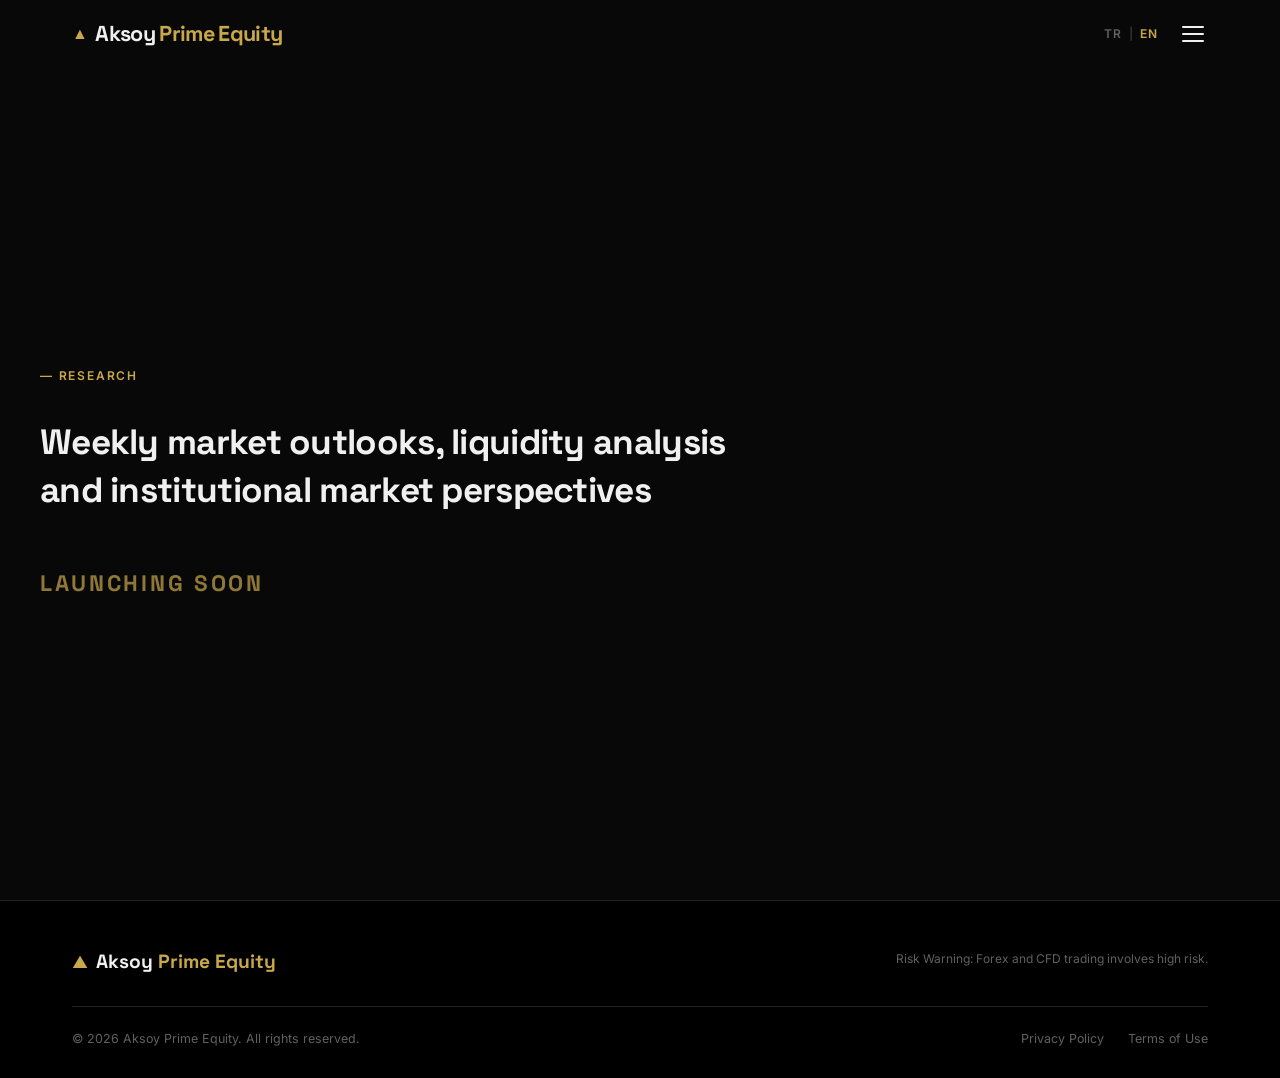
<file: research.html>
<!DOCTYPE html>
<html lang="en">
<head>
  <meta charset="UTF-8" />
  <meta name="viewport" content="width=device-width, initial-scale=1.0" />
  <title>Research | Aksoy Prime Equity</title>
  <link rel="preconnect" href="https://fonts.googleapis.com" />
  <link rel="preconnect" href="https://fonts.gstatic.com" crossorigin />
  <link href="https://fonts.googleapis.com/css2?family=Inter:wght@300;400;500;600;700;800;900&family=Space+Grotesk:wght@400;500;600;700&display=swap" rel="stylesheet" />
  <link rel="stylesheet" href="style.css" />
  <style>
    .research-page { min-height: 100vh; padding-top: 6rem; }
    .research-simple {
      display: flex;
      flex-direction: column;
      justify-content: center;
      min-height: calc(100vh - 10rem);
      padding: 8rem 0 6rem;
    }
    .research-simple-heading {
      font-family: 'Space Grotesk', sans-serif;
      font-size: clamp(1.4rem, 3vw, 2.2rem) !important;
      font-weight: 700;
      color: #f0f0f0;
      line-height: 1.35;
      letter-spacing: -0.02em;
      max-width: 720px;
      margin: 1rem 0 3rem;
    }
    .launching-big {
      font-family: 'Space Grotesk', sans-serif;
      font-size: clamp(1rem, 2vw, 1.4rem) !important;
      font-weight: 700;
      letter-spacing: 0.12em;
      text-transform: uppercase;
      color: #c9a84c;
      opacity: 0.7;
      margin-top: 0.5rem;
    }
    .nav-link-research { color: #a0a0a0 !important; }
  </style>
</head>
<body>

  <!-- NAVIGATION -->
  <nav class="navbar" id="navbar">
    <div class="nav-container">
      <a href="index.html" class="nav-logo">
        <span class="logo-icon">▲</span>
        <span class="logo-text">Aksoy <span class="accent">Prime Equity</span></span>
      </a>

      <div class="nav-right">
        <div class="lang-toggle">
          <button class="lang-btn active" id="btnTR" onclick="setLang('tr')">TR</button>
          <span class="lang-divider">|</span>
          <button class="lang-btn" id="btnEN" onclick="setLang('en')">EN</button>
        </div>
        <button class="hamburger" id="hamburger" aria-label="Menu">
          <span></span><span></span><span></span>
        </button>
      </div>

      <ul class="nav-links" id="navLinks">
        <li><a href="index.html#about"   class="nav-link" data-tr="Hakkımızda" data-en="About">Hakkımızda</a></li>
        <li><a href="index.html#markets" class="nav-link" data-tr="Piyasalar"  data-en="Markets">Piyasalar</a></li>
        <li><a href="research.html"     class="nav-link nav-link-research" data-tr="Araştırma"  data-en="Research">Research</a></li>
        <li><a href="performance.html"  class="nav-link nav-link-research" data-tr="Performans" data-en="Performance">Performance</a></li>
        <li><a href="media.html"        class="nav-link nav-link-research" data-tr="Medya"      data-en="Media">Media</a></li>
        <li><a href="index.html#contact" class="nav-link" data-tr="İletişim"   data-en="Contact">İletişim</a></li>
      </ul>
    </div>
  </nav>

  <!-- RESEARCH CONTENT -->
  <div class="research-page">
    <div class="container research-simple">
      <p class="section-tag">— Research</p>
      <h2 class="research-simple-heading"
          data-tr="Haftalık piyasa görünümleri, likidite analizi ve kurumsal piyasa perspektifleri"
          data-en="Weekly market outlooks, liquidity analysis and institutional market perspectives">
        Weekly market outlooks, liquidity analysis and institutional market perspectives
      </h2>
      <div class="launching-big">Launching Soon</div>
    </div>
  </div>

  <!-- FOOTER -->
  <footer class="footer">
    <div class="container">
      <div class="footer-top">
        <div class="footer-brand">
          <div class="footer-logo">
            <span class="logo-icon">▲</span>
            <span class="logo-text">Aksoy <span class="accent">Prime Equity</span></span>
          </div>
        </div>
        <div class="footer-disclaimer">
          <p data-tr="Risk Uyarısı: Forex ve CFD işlemleri yüksek risk içerir."
             data-en="Risk Warning: Forex and CFD trading involves high risk.">
            Risk Warning: Forex and CFD trading involves high risk.
          </p>
        </div>
      </div>
      <div class="footer-bottom">
        <span>© 2026 Aksoy Prime Equity. <span data-tr="Tüm hakları saklıdır." data-en="All rights reserved.">All rights reserved.</span></span>
        <div class="footer-links">
          <a href="#" onclick="openModal('modalPrivacy'); return false;" data-tr="Gizlilik Politikası" data-en="Privacy Policy">Privacy Policy</a>
          <a href="#" onclick="openModal('modalTerms'); return false;" data-tr="Kullanım Koşulları" data-en="Terms of Use">Terms of Use</a>
        </div>
      </div>
    </div>
  </footer>

  <!-- MODAL: Gizlilik Politikası / Privacy Policy -->
  <div class="modal-overlay" id="modalPrivacy" onclick="handleOverlayClick(event, 'modalPrivacy')">
    <div class="modal-box">
      <button class="modal-close" onclick="closeModal('modalPrivacy')">&times;</button>
      <div class="lang-tr">
        <h3 class="modal-title">Gizlilik Politikası</h3>
        <p class="modal-date">Son Güncelleme: Mayıs 2026</p>
        <p>Aksoy Prime Equity olarak ziyaretçilerimizin gizliliğine önem veriyoruz.</p>
        <h4>Toplanan Bilgiler</h4>
        <ul><li>İsim</li><li>E-posta adresi</li><li>Mesaj içeriği</li></ul>
        <h4>Bilgilerin Kullanımı</h4>
        <ul><li>İletişim taleplerine dönüş yapmak,</li><li>İş birliği ve araştırma süreçlerini yürütmek,</li><li>Kullanıcı deneyimini geliştirmek</li></ul>
        <h4>Veri Güvenliği</h4>
        <p>Veriler üçüncü taraflarla satılmaz veya paylaşılmaz.</p>
        <h4>Çerezler (Cookies)</h4>
        <p>Web sitemiz temel analiz süreçleri için çerez teknolojilerini kullanabilir.</p>
        <h4>Üçüncü Taraf Hizmetler</h4>
        <p>TradingView gibi üçüncü taraf servisler kullanılabilir. Bu servislerin kendi gizlilik politikaları geçerlidir.</p>
        <h4>İletişim</h4>
        <p><a href="mailto:berke@aksoyprimeequity.com">berke@aksoyprimeequity.com</a></p>
      </div>
      <div class="lang-en">
        <h3 class="modal-title">Privacy Policy</h3>
        <p class="modal-date">Last Updated: May 2026</p>
        <p>At Aksoy Prime Equity, we value the privacy of our visitors.</p>
        <h4>Information Collected</h4>
        <ul><li>Name</li><li>Email address</li><li>Message content</li></ul>
        <h4>Use of Information</h4>
        <ul><li>Responding to contact requests,</li><li>Managing collaboration and research processes,</li><li>Improving user experience</li></ul>
        <h4>Data Security</h4>
        <p>Data is not sold or shared with third parties.</p>
        <h4>Cookies</h4>
        <p>Our website may use cookie technologies for basic analytics purposes.</p>
        <h4>Third-Party Services</h4>
        <p>Third-party services such as TradingView may be used. Their own privacy policies apply.</p>
        <h4>Contact</h4>
        <p><a href="mailto:berke@aksoyprimeequity.com">berke@aksoyprimeequity.com</a></p>
      </div>
    </div>
  </div>

  <!-- MODAL: Kullanım Koşulları / Terms of Use -->
  <div class="modal-overlay" id="modalTerms" onclick="handleOverlayClick(event, 'modalTerms')">
    <div class="modal-box">
      <button class="modal-close" onclick="closeModal('modalTerms')">&times;</button>
      <div class="lang-tr">
        <h3 class="modal-title">Kullanım Koşulları</h3>
        <p class="modal-date">Son Güncelleme: Mayıs 2026</p>
        <p>Aksoy Prime Equity web sitesini kullanan tüm ziyaretçiler aşağıdaki koşulları kabul etmiş sayılır.</p>
        <h4>Bilgilendirme Amaçlı İçerik</h4>
        <ul><li>yatırım tavsiyesi,</li><li>portföy yönetimi hizmeti,</li><li>finansal danışmanlık</li></ul>
        <p>niteliği taşımaz.</p>
        <h4>Risk Uyarısı</h4>
        <p>Forex, CFD, emtia ve endeks işlemleri yüksek risk içerir. Geçmiş performans gelecekteki sonuçların garantisi değildir.</p>
        <h4>Sorumluluk Reddi</h4>
        <p>Aksoy Prime Equity doğrudan veya dolaylı zararlardan sorumlu tutulamaz.</p>
        <h4>Fikri Mülkiyet</h4>
        <p>Tüm içerik Aksoy Prime Equity'e aittir. İzinsiz kopyalanamaz.</p>
        <h4>İletişim</h4>
        <p><a href="mailto:berke@aksoyprimeequity.com">berke@aksoyprimeequity.com</a></p>
      </div>
      <div class="lang-en">
        <h3 class="modal-title">Terms of Use</h3>
        <p class="modal-date">Last Updated: May 2026</p>
        <p>All visitors using the Aksoy Prime Equity website are deemed to have accepted the following terms.</p>
        <h4>Informational Content</h4>
        <ul><li>investment advice,</li><li>portfolio management services,</li><li>financial advisory services</li></ul>
        <h4>Risk Warning</h4>
        <p>Forex, CFD, commodity, and index trading involves high risk. Past performance is not a guarantee of future results.</p>
        <h4>Disclaimer</h4>
        <p>Aksoy Prime Equity cannot be held liable for any direct or indirect damages.</p>
        <h4>Intellectual Property</h4>
        <p>All content belongs to Aksoy Prime Equity and may not be copied without permission.</p>
        <h4>Contact</h4>
        <p><a href="mailto:berke@aksoyprimeequity.com">berke@aksoyprimeequity.com</a></p>
      </div>
    </div>
  </div>

  <script src="script.js"></script>
</body>
</html>
</file>
<file: style.css>
/* ========================================
   RESET & BASE
======================================== */
*, *::before, *::after { box-sizing: border-box; margin: 0; padding: 0; }

html {
  overflow-x: hidden;
}

body {
  overflow-x: hidden;
  width: 100%;
  max-width: 100vw;
}

:root {
  --black:    #000000;
  --bg:       #080808;
  --bg-1:     #0f0f0f;
  --bg-2:     #141414;
  --bg-3:     #1a1a1a;
  --border:   #222222;
  --border-h: #333333;
  --text:     #f0f0f0;
  --text-2:   #a0a0a0;
  --text-3:   #606060;
  --gold:     #c9a84c;
  --gold-2:   #e8c96e;
  --green:    #22c55e;
  --red:      #ef4444;
  --accent:   #c9a84c;

  --ff-body:  'Inter', sans-serif;
  --ff-head:  'Space Grotesk', sans-serif;

  --ease-out: cubic-bezier(0.22, 1, 0.36, 1);
  --ease-in-out: cubic-bezier(0.65, 0, 0.35, 1);
}

html { scroll-behavior: smooth; }

body {
  font-family: var(--ff-body);
  background: var(--bg);
  color: var(--text);
  overflow-x: hidden;
  -webkit-font-smoothing: antialiased;
}

a { text-decoration: none; color: inherit; }
ul { list-style: none; }
img { display: block; max-width: 100%; }

/* ========================================
   SCROLLBAR
======================================== */
::-webkit-scrollbar { width: 4px; }
::-webkit-scrollbar-track { background: var(--bg); }
::-webkit-scrollbar-thumb { background: var(--gold); border-radius: 2px; }

/* ========================================
   TYPOGRAPHY
======================================== */
h1, h2, h3 {
  font-family: var(--ff-head);
  font-weight: 700;
  line-height: 1.1;
  letter-spacing: -0.02em;
}

h1 { font-size: clamp(3rem, 7vw, 6rem); }
h2 { font-size: clamp(2rem, 4vw, 3.2rem); }
h3 { font-size: 1.25rem; }

p { line-height: 1.7; color: var(--text-2); }

.gradient-text {
  background: linear-gradient(135deg, var(--gold) 0%, var(--gold-2) 50%, #fff 100%);
  -webkit-background-clip: text;
  -webkit-text-fill-color: transparent;
  background-clip: text;
}

.accent { color: var(--gold); }

/* ========================================
   LAYOUT
======================================== */
.container {
  max-width: 1200px;
  margin: 0 auto;
  padding: 0 2rem;
}

.section {
  padding: 8rem 0;
  width: 100%;
  overflow-x: hidden;
}

.section-header {
  text-align: center;
  margin-bottom: 4rem;
}

.section-tag {
  display: inline-block;
  font-size: 0.75rem;
  font-weight: 600;
  letter-spacing: 0.15em;
  text-transform: uppercase;
  color: var(--gold);
  margin-bottom: 1rem;
}

.section-header h2 { margin-bottom: 1rem; }

/* ========================================
   NAVBAR
======================================== */
.navbar {
  position: fixed;
  top: 0; left: 0; right: 0;
  width: 100%;
  z-index: 1000;
  padding: 1.25rem 0;
  transition: background 0.4s var(--ease-out),
              padding 0.4s var(--ease-out),
              border-color 0.4s var(--ease-out);
  border-bottom: 1px solid transparent;
}

.navbar.scrolled {
  background: rgba(8, 8, 8, 0.92);
  backdrop-filter: blur(20px);
  -webkit-backdrop-filter: blur(20px);
  padding: 0.85rem 0;
  border-color: var(--border);
}

.nav-container {
  max-width: 1200px;
  margin: 0 auto;
  padding: 0 2rem;
  display: flex;
  align-items: center;
  justify-content: space-between;
  gap: 2rem;
}

.nav-logo {
  display: flex;
  align-items: center;
  gap: 0.5rem;
  font-family: var(--ff-head);
  font-size: 1.35rem;
  font-weight: 700;
  letter-spacing: -0.03em;
  white-space: nowrap;
}

.logo-icon {
  color: var(--gold);
  font-size: 1rem;
  animation: pulse 2s ease-in-out infinite;
}

@keyframes pulse {
  0%, 100% { opacity: 1; }
  50% { opacity: 0.4; }
}

.nav-links {
  display: none;
  position: absolute;
  top: 100%;
  left: 0;
  right: 0;
  background: rgba(8, 8, 8, 0.97);
  backdrop-filter: blur(20px);
  -webkit-backdrop-filter: blur(20px);
  border-bottom: 1px solid var(--border);
  flex-direction: column;
  align-items: center;
  gap: 0;
  padding: 0;
}

.nav-links.open {
  display: flex;
}

.nav-links li {
  width: 100%;
  text-align: center;
  border-bottom: 1px solid var(--border);
}

.nav-links li:last-child {
  border-bottom: none;
}

.nav-links .nav-link {
  display: block;
  padding: 1rem 2rem;
  font-size: 0.9rem;
}

.nav-link {
  font-size: 0.85rem;
  font-weight: 500;
  color: var(--text-2);
  letter-spacing: 0.02em;
  position: relative;
  transition: color 0.25s;
}

.nav-link::after {
  content: '';
  position: absolute;
  bottom: -4px; left: 0;
  width: 0; height: 1px;
  background: var(--gold);
  transition: width 0.3s var(--ease-out);
}

.nav-link:hover { color: var(--text); }
.nav-link:hover::after { width: 100%; }

.nav-right {
  display: flex;
  align-items: center;
  gap: 1.25rem;
}

/* Lang Toggle */
.lang-toggle {
  display: flex;
  align-items: center;
  gap: 0.4rem;
  font-size: 0.75rem;
  font-weight: 600;
  letter-spacing: 0.08em;
}

.lang-btn {
  background: none;
  border: none;
  cursor: pointer;
  color: var(--text-3);
  font-size: 0.75rem;
  font-weight: 600;
  font-family: var(--ff-body);
  letter-spacing: 0.08em;
  transition: color 0.25s;
  padding: 0;
}

.lang-btn.active { color: var(--gold); }
.lang-btn:hover { color: var(--text); }
.lang-divider { color: var(--border-h); }

/* CTA Button */
.cta-btn {
  display: inline-flex;
  align-items: center;
  padding: 0.55rem 1.35rem;
  background: var(--gold);
  color: var(--black);
  font-size: 0.8rem;
  font-weight: 700;
  letter-spacing: 0.04em;
  border-radius: 3px;
  transition: background 0.25s, transform 0.2s;
  white-space: nowrap;
}

.cta-btn:hover {
  background: var(--gold-2);
  transform: translateY(-1px);
}

/* Hamburger */
.hamburger {
  display: flex;
  flex-direction: column;
  gap: 5px;
  background: none;
  border: none;
  cursor: pointer;
  padding: 4px;
}

.hamburger span {
  display: block;
  width: 22px; height: 2px;
  background: var(--text);
  border-radius: 2px;
  transition: transform 0.3s, opacity 0.3s;
}

.hamburger.open span:nth-child(1) { transform: translateY(7px) rotate(45deg); }
.hamburger.open span:nth-child(2) { opacity: 0; }
.hamburger.open span:nth-child(3) { transform: translateY(-7px) rotate(-45deg); }

/* ========================================
   HERO
======================================== */
.hero {
  position: relative;
  min-height: 100vh;
  display: flex;
  flex-direction: column;
  justify-content: center;
  align-items: center;
  text-align: center;
  overflow: hidden;
}

.hero-bg {
  position: absolute;
  inset: 0;
  z-index: 0;
}

.grid-overlay {
  position: absolute;
  inset: 0;
  background-image:
    linear-gradient(rgba(201,168,76,0.04) 1px, transparent 1px),
    linear-gradient(90deg, rgba(201,168,76,0.04) 1px, transparent 1px);
  background-size: 60px 60px;
  mask-image: radial-gradient(ellipse 80% 80% at 50% 50%, black 0%, transparent 100%);
}

.glow {
  position: absolute;
  border-radius: 50%;
  filter: blur(120px);
  pointer-events: none;
}

.glow-1 {
  width: 600px; height: 600px;
  background: rgba(201, 168, 76, 0.08);
  top: -200px; left: 50%;
  transform: translateX(-50%);
  animation: floatGlow 8s ease-in-out infinite;
}

.glow-2 {
  width: 400px; height: 400px;
  background: rgba(201, 168, 76, 0.04);
  bottom: 100px; right: -150px;
  max-width: 40vw;
  animation: floatGlow 10s ease-in-out infinite reverse;
}

@keyframes floatGlow {
  0%, 100% { transform: translateX(-50%) translateY(0); }
  50% { transform: translateX(-50%) translateY(-30px); }
}

.hero-content {
  position: relative;
  z-index: 1;
  max-width: 800px;
  padding: 0 2rem;
  margin-top: -4rem;
}

.hero-badge {
  display: inline-flex;
  align-items: center;
  gap: 0.6rem;
  background: rgba(201, 168, 76, 0.08);
  border: 1px solid rgba(201, 168, 76, 0.2);
  padding: 0.4rem 1rem;
  border-radius: 100px;
  font-size: 0.75rem;
  font-weight: 500;
  color: var(--gold);
  letter-spacing: 0.05em;
  margin-bottom: 2rem;
  animation: fadeSlideDown 0.8s var(--ease-out) both;
}

.badge-dot {
  width: 6px; height: 6px;
  background: var(--green);
  border-radius: 50%;
  animation: blink 1.5s ease-in-out infinite;
}

@keyframes blink {
  0%, 100% { opacity: 1; box-shadow: 0 0 0 0 rgba(34,197,94,0.4); }
  50% { opacity: 0.6; box-shadow: 0 0 0 6px rgba(34,197,94,0); }
}

.hero-title {
  margin-bottom: 1.5rem;
  animation: fadeSlideDown 0.8s var(--ease-out) 0.1s both;
}

.hero-sub {
  font-size: 1.05rem;
  max-width: 560px;
  margin: 0 auto 2.5rem;
  color: var(--text-2);
  animation: fadeSlideDown 0.8s var(--ease-out) 0.2s both;
}

.hero-actions {
  display: flex;
  gap: 1rem;
  justify-content: center;
  flex-wrap: wrap;
  animation: fadeSlideDown 0.8s var(--ease-out) 0.3s both;
}

.btn-primary {
  display: inline-flex;
  align-items: center;
  padding: 0.85rem 2rem;
  background: var(--gold);
  color: var(--black);
  font-size: 0.9rem;
  font-weight: 700;
  border-radius: 3px;
  letter-spacing: 0.03em;
  transition: background 0.25s, transform 0.2s, box-shadow 0.25s;
  border: none;
  cursor: pointer;
}

.btn-primary:hover {
  background: var(--gold-2);
  transform: translateY(-2px);
  box-shadow: 0 8px 30px rgba(201, 168, 76, 0.25);
}

.btn-primary.full { width: 100%; justify-content: center; }

.btn-ghost {
  display: inline-flex;
  align-items: center;
  padding: 0.85rem 2rem;
  background: transparent;
  color: var(--text-2);
  font-size: 0.9rem;
  font-weight: 500;
  border: 1px solid var(--border-h);
  border-radius: 3px;
  transition: color 0.25s, border-color 0.25s, transform 0.2s;
}

.btn-ghost:hover {
  color: var(--text);
  border-color: var(--gold);
  transform: translateY(-2px);
}

/* Ticker — TradingView */
.hero-ticker {
  position: absolute;
  bottom: 0; left: 0; right: 0;
  z-index: 1;
  background: rgba(0, 0, 0, 0.75);
  border-top: 1px solid var(--border);
  overflow: hidden;
  height: 46px;
}

.hero-ticker .tradingview-widget-container,
.hero-ticker .tradingview-widget-container__widget {
  height: 46px !important;
  width: 100%;
}

@keyframes fadeSlideDown {
  from { opacity: 0; transform: translateY(-20px); }
  to   { opacity: 1; transform: translateY(0); }
}

/* ========================================
   ABOUT
======================================== */
.about-section { background: var(--bg-1); }

.about-grid {
  display: grid;
  grid-template-columns: 1fr 1fr;
  gap: 5rem;
  align-items: center;
}

.about-text h2 { margin: 0.75rem 0 1.25rem; }

.about-text p + p { margin-top: 1rem; }

.about-tags {
  display: flex;
  flex-wrap: wrap;
  gap: 0.6rem;
  margin-top: 2rem;
}

.tag {
  padding: 0.4rem 0.9rem;
  background: var(--bg-2);
  border: 1px solid var(--border);
  border-radius: 3px;
  font-size: 0.78rem;
  font-weight: 500;
  color: var(--text-2);
  transition: border-color 0.25s, color 0.25s;
}

.tag:hover { border-color: var(--gold); color: var(--gold); }

.profile-card {
  background: var(--bg-2);
  border: 1px solid var(--border);
  border-radius: 8px;
  overflow: hidden;
  transition: border-color 0.3s;
}

.profile-card:hover { border-color: var(--border-h); }

.profile-img-wrap {
  background: #0f0f0f;
  display: flex;
  align-items: center;
  justify-content: center;
  position: relative;
  overflow: hidden;
}

.profile-img {
  width: 100%;
  height: auto;
  display: block;
  object-fit: contain;
}

.profile-placeholder {
  width: 120px; height: 120px;
  border-radius: 50%;
  background: var(--bg-3);
  border: 2px dashed var(--border-h);
  display: flex;
  align-items: center;
  justify-content: center;
}

.profile-initials {
  font-family: var(--ff-head);
  font-size: 1.5rem;
  font-weight: 700;
  color: var(--text-3);
}

.profile-info {
  padding: 1.5rem;
}

.profile-info h3 { margin-bottom: 0.25rem; }
.profile-info > p { font-size: 0.85rem; color: var(--gold); margin-bottom: 1rem; }

.profile-badges {
  display: flex;
  flex-wrap: wrap;
  gap: 0.75rem;
}

.badge-item {
  font-size: 0.8rem;
  color: var(--text-2);
}

/* ========================================
   STATS
======================================== */
.stats-section {
  background: var(--bg);
  border-top: 1px solid var(--border);
  border-bottom: 1px solid var(--border);
}

.stats-grid {
  display: grid;
  grid-template-columns: repeat(4, 1fr);
  gap: 1px;
  background: var(--border);
  border: 1px solid var(--border);
  border-radius: 8px;
  overflow: hidden;
}

.stat-card {
  background: var(--bg-1);
  padding: 3rem 2rem;
  text-align: center;
  transition: background 0.3s;
}

.stat-card:hover { background: var(--bg-2); }

.stat-number {
  font-family: var(--ff-head);
  font-size: 3.5rem;
  font-weight: 800;
  color: var(--gold);
  letter-spacing: -0.04em;
  line-height: 1;
}

.stat-unit {
  font-family: var(--ff-head);
  font-size: 2rem;
  font-weight: 700;
  color: var(--gold-2);
  vertical-align: super;
}

.stat-card p {
  font-size: 0.85rem;
  font-weight: 500;
  color: var(--text-2);
  text-transform: uppercase;
  letter-spacing: 0.08em;
  margin-top: 0.75rem;
}

/* ========================================
   SIGNALS / SERVICES
======================================== */
.signals-section { background: var(--bg-1); }

.services-grid {
  display: grid;
  grid-template-columns: repeat(3, 1fr);
  gap: 1.5rem;
}

.service-card {
  background: var(--bg-2);
  border: 1px solid var(--border);
  border-radius: 8px;
  padding: 2.5rem;
  position: relative;
  transition: border-color 0.3s, transform 0.3s;
}

.service-card:hover {
  border-color: var(--border-h);
  transform: translateY(-4px);
}

.service-card.featured {
  border-color: var(--gold);
  background: linear-gradient(135deg, rgba(201,168,76,0.05) 0%, var(--bg-2) 100%);
}

.service-card.featured:hover { border-color: var(--gold-2); }

.service-badge {
  position: absolute;
  top: -1px; right: 2rem;
  background: var(--gold);
  color: var(--black);
  font-size: 0.65rem;
  font-weight: 700;
  letter-spacing: 0.08em;
  text-transform: uppercase;
  padding: 0.3rem 0.8rem;
  border-radius: 0 0 4px 4px;
}

.service-icon {
  font-size: 1.75rem;
  color: var(--gold);
  margin-bottom: 1.25rem;
  display: block;
}

.service-card h3 { margin-bottom: 0.75rem; }
.service-card p { font-size: 0.9rem; margin-bottom: 1.5rem; }

.service-list {
  display: flex;
  flex-direction: column;
  gap: 0.6rem;
}

.service-list li {
  font-size: 0.85rem;
  color: var(--text-2);
  padding-left: 1.25rem;
  position: relative;
}

.service-list li::before {
  content: '▸';
  position: absolute;
  left: 0;
  color: var(--gold);
  font-size: 0.7rem;
  top: 2px;
}

/* ========================================
   MARKETS
======================================== */
.markets-section { background: var(--bg); }

.markets-grid {
  display: grid;
  grid-template-columns: repeat(4, 1fr);
  gap: 1.5rem;
}

.markets-grid--two {
  grid-template-columns: repeat(2, 1fr);
  max-width: 640px;
  margin: 0 auto;
}

.market-card {
  background: var(--bg-1);
  border: 1px solid var(--border);
  border-radius: 8px;
  padding: 1.75rem;
  transition: border-color 0.3s, transform 0.3s, background 0.3s;
}

.market-card:hover {
  border-color: var(--gold);
  transform: translateY(-4px);
  background: var(--bg-2);
}

.market-top {
  display: flex;
  align-items: center;
  justify-content: space-between;
  margin-bottom: 1rem;
}

.market-pair {
  font-family: var(--ff-head);
  font-size: 1.1rem;
  font-weight: 700;
  letter-spacing: -0.02em;
}

.market-tag {
  font-size: 0.65rem;
  font-weight: 700;
  letter-spacing: 0.08em;
  text-transform: uppercase;
  padding: 0.25rem 0.6rem;
  border-radius: 2px;
}

.market-tag.up { background: rgba(34,197,94,0.12); color: var(--green); }
.market-tag.neutral { background: rgba(201,168,76,0.12); color: var(--gold); }

.market-divider {
  height: 1px;
  background: var(--border);
  margin: 1rem 0;
}

.market-name {
  font-size: 0.82rem;
  color: var(--text-3);
  font-weight: 500;
  text-transform: uppercase;
  letter-spacing: 0.06em;
}

/* ========================================
   CONTACT
======================================== */
.contact-section {
  background: var(--bg-1);
  border-top: 1px solid var(--border);
}

.contact-wrap {
  display: grid;
  grid-template-columns: 1fr 1fr;
  gap: 5rem;
  align-items: start;
}

.contact-left h2 { margin: 0.75rem 0 1.25rem; }

.contact-links {
  display: flex;
  flex-direction: column;
  gap: 1rem;
  margin-top: 2rem;
}

.contact-link {
  display: flex;
  align-items: center;
  gap: 0.9rem;
  font-size: 0.9rem;
  color: var(--text-2);
  transition: color 0.25s;
}

.contact-link:hover { color: var(--gold); }

.cl-icon {
  width: 36px; height: 36px;
  background: var(--bg-2);
  border: 1px solid var(--border);
  border-radius: 4px;
  display: flex;
  align-items: center;
  justify-content: center;
  font-size: 0.9rem;
  flex-shrink: 0;
  transition: border-color 0.25s, background 0.25s;
}

.contact-link:hover .cl-icon {
  border-color: var(--gold);
  background: rgba(201,168,76,0.08);
}

.contact-link strong { color: var(--text); }

/* Form */
.contact-form {
  background: var(--bg-2);
  border: 1px solid var(--border);
  border-radius: 8px;
  padding: 2.5rem;
  display: flex;
  flex-direction: column;
  gap: 1.25rem;
}

.form-group {
  display: flex;
  flex-direction: column;
  gap: 0.5rem;
}

.form-group label {
  font-size: 0.78rem;
  font-weight: 600;
  letter-spacing: 0.06em;
  text-transform: uppercase;
  color: var(--text-2);
}

.form-group input,
.form-group select,
.form-group textarea {
  background: var(--bg-3);
  border: 1px solid var(--border);
  border-radius: 4px;
  padding: 0.75rem 1rem;
  color: var(--text);
  font-family: var(--ff-body);
  font-size: 0.9rem;
  outline: none;
  transition: border-color 0.25s;
  resize: none;
}

.form-group select option { background: var(--bg-2); }

.form-group input:focus,
.form-group select:focus,
.form-group textarea:focus {
  border-color: var(--gold);
}

.form-group input::placeholder,
.form-group textarea::placeholder {
  color: var(--text-3);
}

/* ========================================
   FOOTER
======================================== */
.footer {
  background: var(--black);
  border-top: 1px solid var(--border);
  padding: 3rem 0 2rem;
}

.footer-top {
  display: flex;
  justify-content: space-between;
  align-items: flex-start;
  gap: 3rem;
  padding-bottom: 2rem;
  border-bottom: 1px solid var(--border);
  margin-bottom: 1.5rem;
}

.footer-brand {
  display: flex;
  flex-direction: column;
  gap: 0.5rem;
}

.footer-logo {
  display: flex;
  align-items: center;
  gap: 0.5rem;
}

.footer-logo .logo-text {
  font-family: var(--ff-head);
  font-size: 1.2rem;
  font-weight: 700;
}

.footer-brand .logo-text {
  font-family: var(--ff-head);
  font-size: 1.2rem;
  font-weight: 700;
}

.footer-brand p {
  font-size: 0.82rem;
  color: var(--text-3);
}

.footer-disclaimer {
  max-width: 500px;
}

.footer-disclaimer p {
  font-size: 0.75rem;
  color: var(--text-3);
  line-height: 1.6;
}

.footer-bottom {
  display: flex;
  justify-content: space-between;
  align-items: center;
  font-size: 0.78rem;
  color: var(--text-3);
}

.footer-links {
  display: flex;
  gap: 1.5rem;
}

.footer-links a {
  color: var(--text-3);
  transition: color 0.25s;
  font-size: 0.78rem;
}

.footer-links a:hover { color: var(--gold); }

/* ========================================
   RESEARCH PAGE
======================================== */
.nav-link-research { color: var(--text-2) !important; }
.nav-link-research:hover { color: var(--text) !important; }

/* Research Simple */
.research-simple {
  display: flex;
  flex-direction: column;
  justify-content: center;
  min-height: calc(100vh - 10rem);
  padding: 8rem 0 6rem;
}

.research-simple-heading {
  font-family: var(--ff-head);
  font-size: clamp(1.4rem, 3vw, 2.2rem);
  font-weight: 700;
  color: var(--text);
  line-height: 1.35;
  letter-spacing: -0.02em;
  max-width: 720px;
  margin: 1rem 0 3rem;
}

/* Research Page Layout */
.research-page {
  min-height: 100vh;
  background: var(--bg);
  padding-top: 6rem;
}

.research-layout {
  display: grid;
  grid-template-columns: 200px 1fr;
  gap: 5rem;
  align-items: start;
  padding: 5rem 0 8rem;
}

.research-sidebar {
  position: sticky;
  top: 6rem;
  display: flex;
  flex-direction: column;
  gap: 0.15rem;
}

.research-sidebar-label {
  font-size: 0.68rem;
  font-weight: 700;
  letter-spacing: 0.18em;
  text-transform: uppercase;
  color: var(--text-3);
  margin-bottom: 1.25rem;
}

.research-nav-link {
  display: block;
  padding: 0.6rem 1rem;
  font-size: 0.85rem;
  font-weight: 500;
  color: var(--text-2);
  border-left: 2px solid var(--border);
  border-radius: 0 3px 3px 0;
  transition: color 0.25s, border-color 0.25s, background 0.25s;
}

.research-nav-link:hover {
  color: var(--gold);
  border-left-color: var(--gold);
  background: rgba(201, 168, 76, 0.05);
}

/* Research Content */
.research-content { display: flex; flex-direction: column; }

.research-section-item {
  padding: 3.5rem 0;
  border-bottom: 1px solid var(--border);
}

.research-section-item:first-child { padding-top: 0; }
.research-section-item:last-child { border-bottom: none; padding-bottom: 0; }

.research-section-heading {
  font-family: var(--ff-head);
  font-size: clamp(1.1rem, 2vw, 1.5rem);
  font-weight: 700;
  color: var(--text);
  line-height: 1.4;
  letter-spacing: -0.02em;
  margin-bottom: 1rem;
}

.research-section-desc {
  font-size: 0.9rem;
  color: var(--text-2);
  line-height: 1.8;
  max-width: 540px;
  margin-bottom: 2.5rem;
}

.launching-big {
  font-family: var(--ff-head);
  font-size: clamp(1rem, 2vw, 1.4rem);
  font-weight: 700;
  letter-spacing: 0.12em;
  text-transform: uppercase;
  color: var(--gold);
  opacity: 0.7;
  margin-top: 0.5rem;
}

@media (max-width: 768px) {
  .research-layout {
    grid-template-columns: 1fr;
    gap: 2rem;
    padding: 3rem 0 6rem;
  }

  .research-sidebar {
    position: static;
    flex-direction: row;
    flex-wrap: wrap;
    gap: 0.5rem;
    padding-bottom: 1.5rem;
    border-bottom: 1px solid var(--border);
  }

  .research-sidebar-label { display: none; }

  .research-nav-link {
    border-left: none;
    border-bottom: 2px solid var(--border);
    border-radius: 0;
    padding: 0.35rem 0.5rem;
  }

  .research-nav-link:hover {
    border-bottom-color: var(--gold);
    background: none;
  }
}

/* ========================================
   MODAL
======================================== */
.modal-overlay {
  position: fixed;
  inset: 0;
  background: rgba(0, 0, 0, 0.75);
  backdrop-filter: blur(6px);
  -webkit-backdrop-filter: blur(6px);
  z-index: 2000;
  display: flex;
  align-items: center;
  justify-content: center;
  padding: 2rem;
  opacity: 0;
  pointer-events: none;
  transition: opacity 0.3s var(--ease-out);
}

.modal-overlay.active {
  opacity: 1;
  pointer-events: all;
}

.modal-box {
  background: var(--bg-1);
  border: 1px solid var(--border-h);
  border-radius: 10px;
  padding: 2.5rem;
  max-width: 640px;
  width: 100%;
  max-height: 80vh;
  overflow-y: auto;
  position: relative;
  transform: translateY(20px);
  transition: transform 0.3s var(--ease-out);
}

.modal-overlay.active .modal-box {
  transform: translateY(0);
}

.modal-close {
  position: absolute;
  top: 1.25rem;
  right: 1.25rem;
  background: none;
  border: none;
  color: var(--text-3);
  font-size: 1.5rem;
  cursor: pointer;
  line-height: 1;
  transition: color 0.2s;
  padding: 0;
}

.modal-close:hover { color: var(--gold); }

.modal-title {
  font-family: var(--ff-head);
  font-size: 1.4rem;
  font-weight: 700;
  margin-bottom: 0.4rem;
  color: var(--text);
}

.modal-date {
  font-size: 0.75rem;
  color: var(--gold);
  letter-spacing: 0.06em;
  text-transform: uppercase;
  margin-bottom: 1.5rem !important;
}

.modal-box h4 {
  font-family: var(--ff-head);
  font-size: 0.95rem;
  font-weight: 600;
  color: var(--text);
  margin-top: 1.5rem;
  margin-bottom: 0.5rem;
  letter-spacing: -0.01em;
}

.modal-box p {
  font-size: 0.88rem;
  color: var(--text-2);
  line-height: 1.75;
  margin-bottom: 0.5rem;
}

.modal-box ul {
  list-style: none;
  display: flex;
  flex-direction: column;
  gap: 0.35rem;
  margin: 0.5rem 0;
  padding-left: 1rem;
}

.modal-box ul li {
  font-size: 0.88rem;
  color: var(--text-2);
  padding-left: 1rem;
  position: relative;
}

.modal-box ul li::before {
  content: '▸';
  position: absolute;
  left: 0;
  color: var(--gold);
  font-size: 0.7rem;
  top: 3px;
}

.modal-box a {
  color: var(--gold);
  transition: color 0.2s;
}

.modal-box a:hover { color: var(--gold-2); }

/* Modal scrollbar */
.modal-box::-webkit-scrollbar { width: 3px; }
.modal-box::-webkit-scrollbar-track { background: transparent; }
.modal-box::-webkit-scrollbar-thumb { background: var(--border-h); border-radius: 2px; }

/* ========================================
   REVEAL ANIMATIONS
======================================== */
.reveal {
  opacity: 0;
  transform: translateY(30px);
  transition: opacity 0.7s var(--ease-out), transform 0.7s var(--ease-out);
}

.reveal.visible {
  opacity: 1;
  transform: translateY(0);
}

.delay-1 { transition-delay: 0.1s; }
.delay-2 { transition-delay: 0.2s; }
.delay-3 { transition-delay: 0.3s; }

/* ========================================
   RESPONSIVE
======================================== */
@media (max-width: 1024px) {
  .stats-grid { grid-template-columns: repeat(2, 1fr); }
  .markets-grid { grid-template-columns: repeat(2, 1fr); }
}

@media (max-width: 768px) {
  .section { padding: 5rem 0; }

  .cta-btn { display: none; }

  .nav-container { padding: 0 1.25rem; }

  h1 { font-size: 2.4rem; }
  h2 { font-size: 1.8rem; }

  .container { padding: 0 1.25rem; }

  .hero-content { padding: 0 1.25rem; }

  .section-header { text-align: center; width: 100%; }
  .section-header h2 { text-align: center; }
  .section-header .section-tag { text-align: center; }

  .about-grid { grid-template-columns: 1fr; gap: 3rem; }
  .services-grid { grid-template-columns: 1fr; }
  .stats-grid { grid-template-columns: repeat(2, 1fr); }
  .markets-grid { grid-template-columns: repeat(2, minmax(0, 1fr)); width: 100%; max-width: 100%; overflow: hidden; }
  .market-card { width: 100%; min-width: 0; padding: 1.25rem; }
  .market-pair { font-size: 0.9rem; word-break: keep-all; white-space: nowrap; }
  .contact-wrap { grid-template-columns: 1fr; gap: 3rem; }

  .contact-form { padding: 1.5rem; }

  .footer-top { flex-direction: column; gap: 1.5rem; }
  .footer-bottom { flex-direction: column; gap: 1rem; text-align: center; }

  .glow-1, .glow-2 { display: none; }
}

@media (max-width: 480px) {
  .stats-grid { grid-template-columns: 1fr 1fr; }
  .markets-grid { grid-template-columns: 1fr 1fr; width: 100%; max-width: 100%; }
  .hero-actions { flex-direction: column; align-items: center; }
  .btn-primary, .btn-ghost { width: 100%; justify-content: center; }

  .nav-logo .logo-text { font-size: 1rem; }

  .stat-number { font-size: 2.5rem; }

  .footer-links { flex-direction: column; gap: 0.75rem; align-items: center; }
}
</file>
